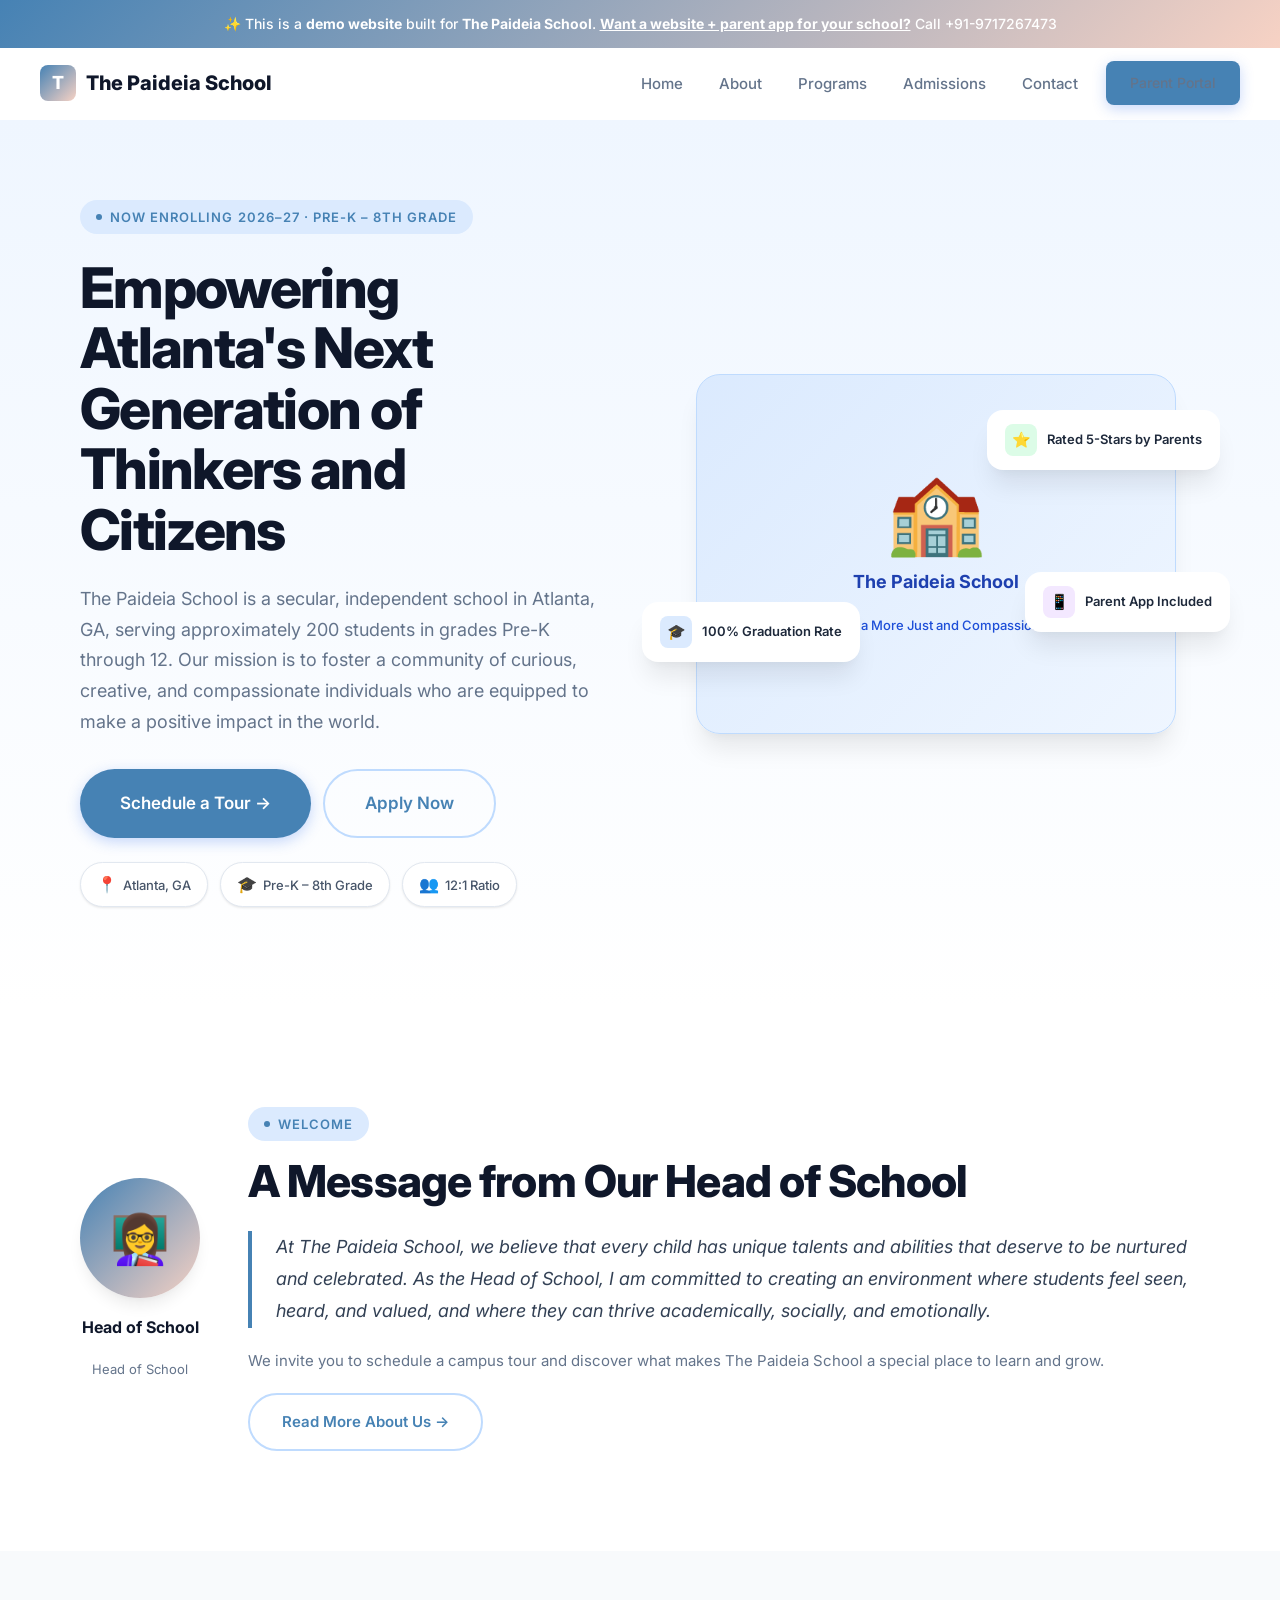
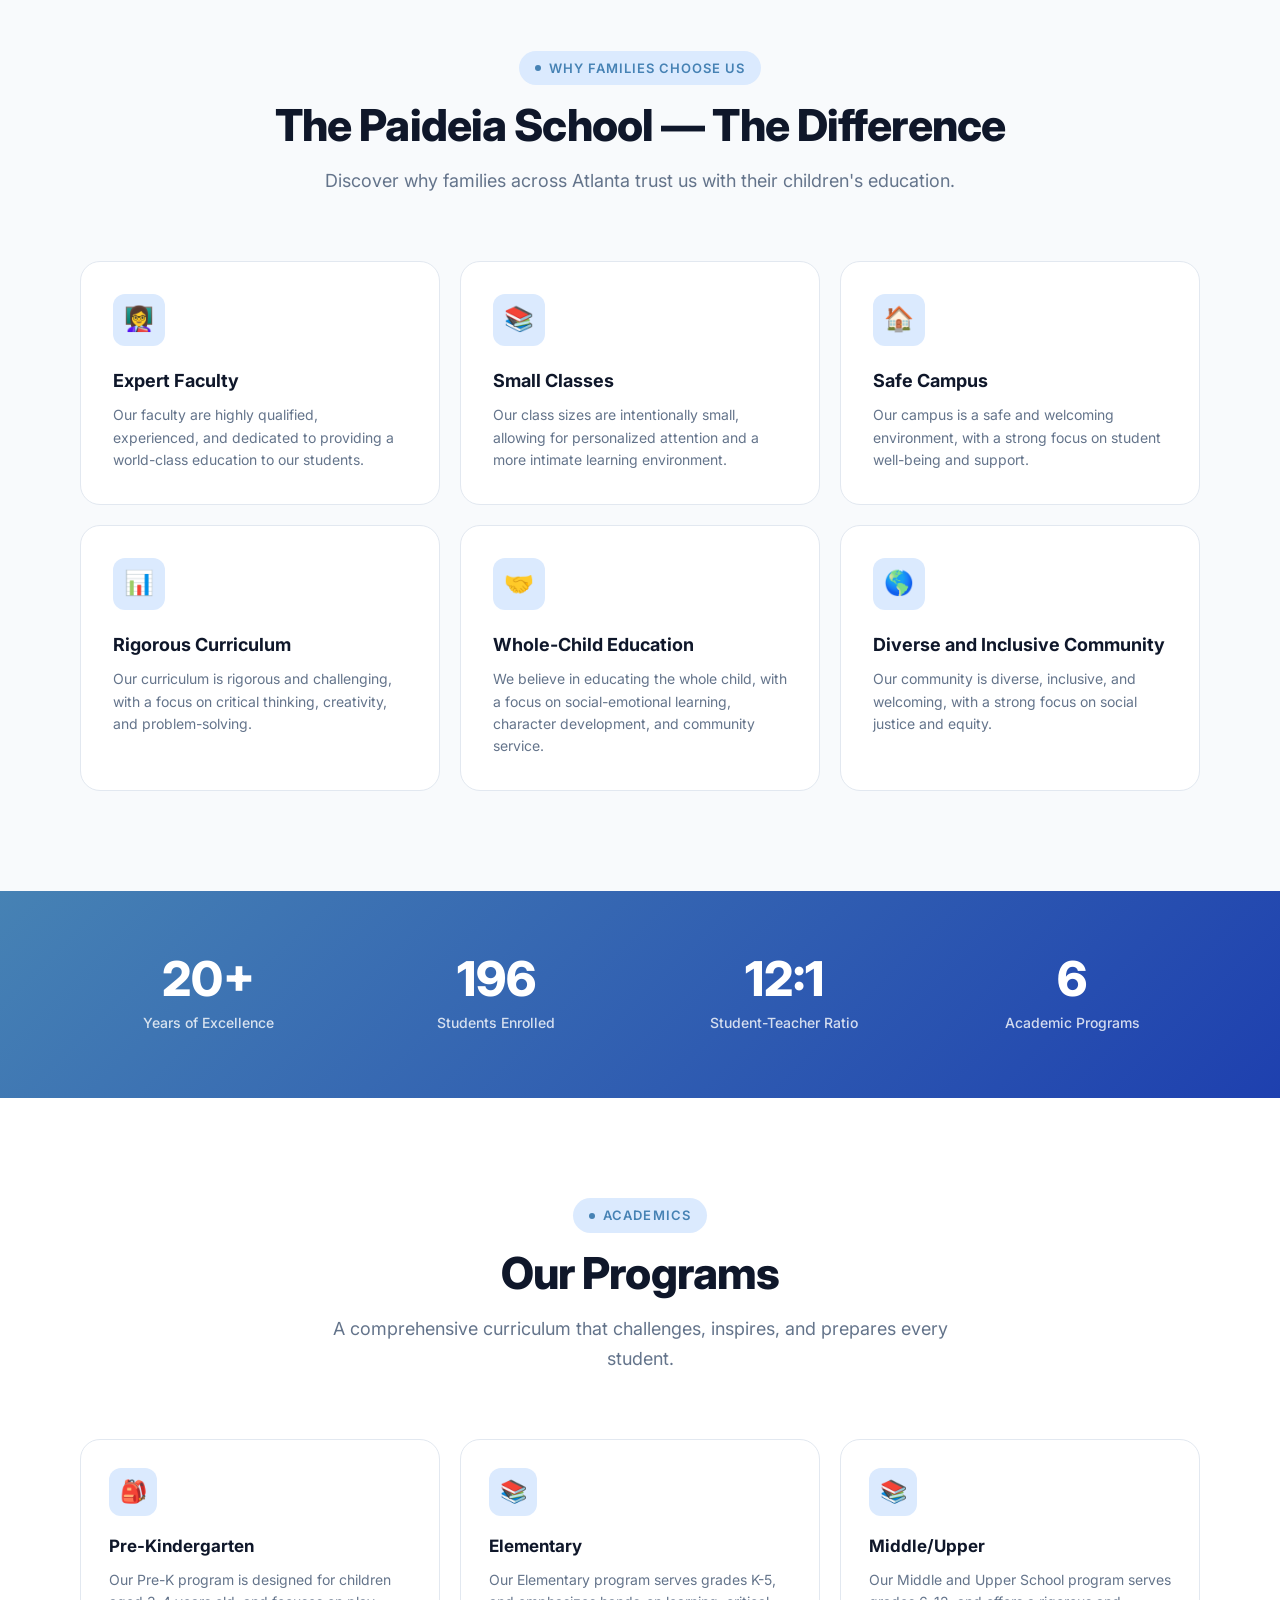
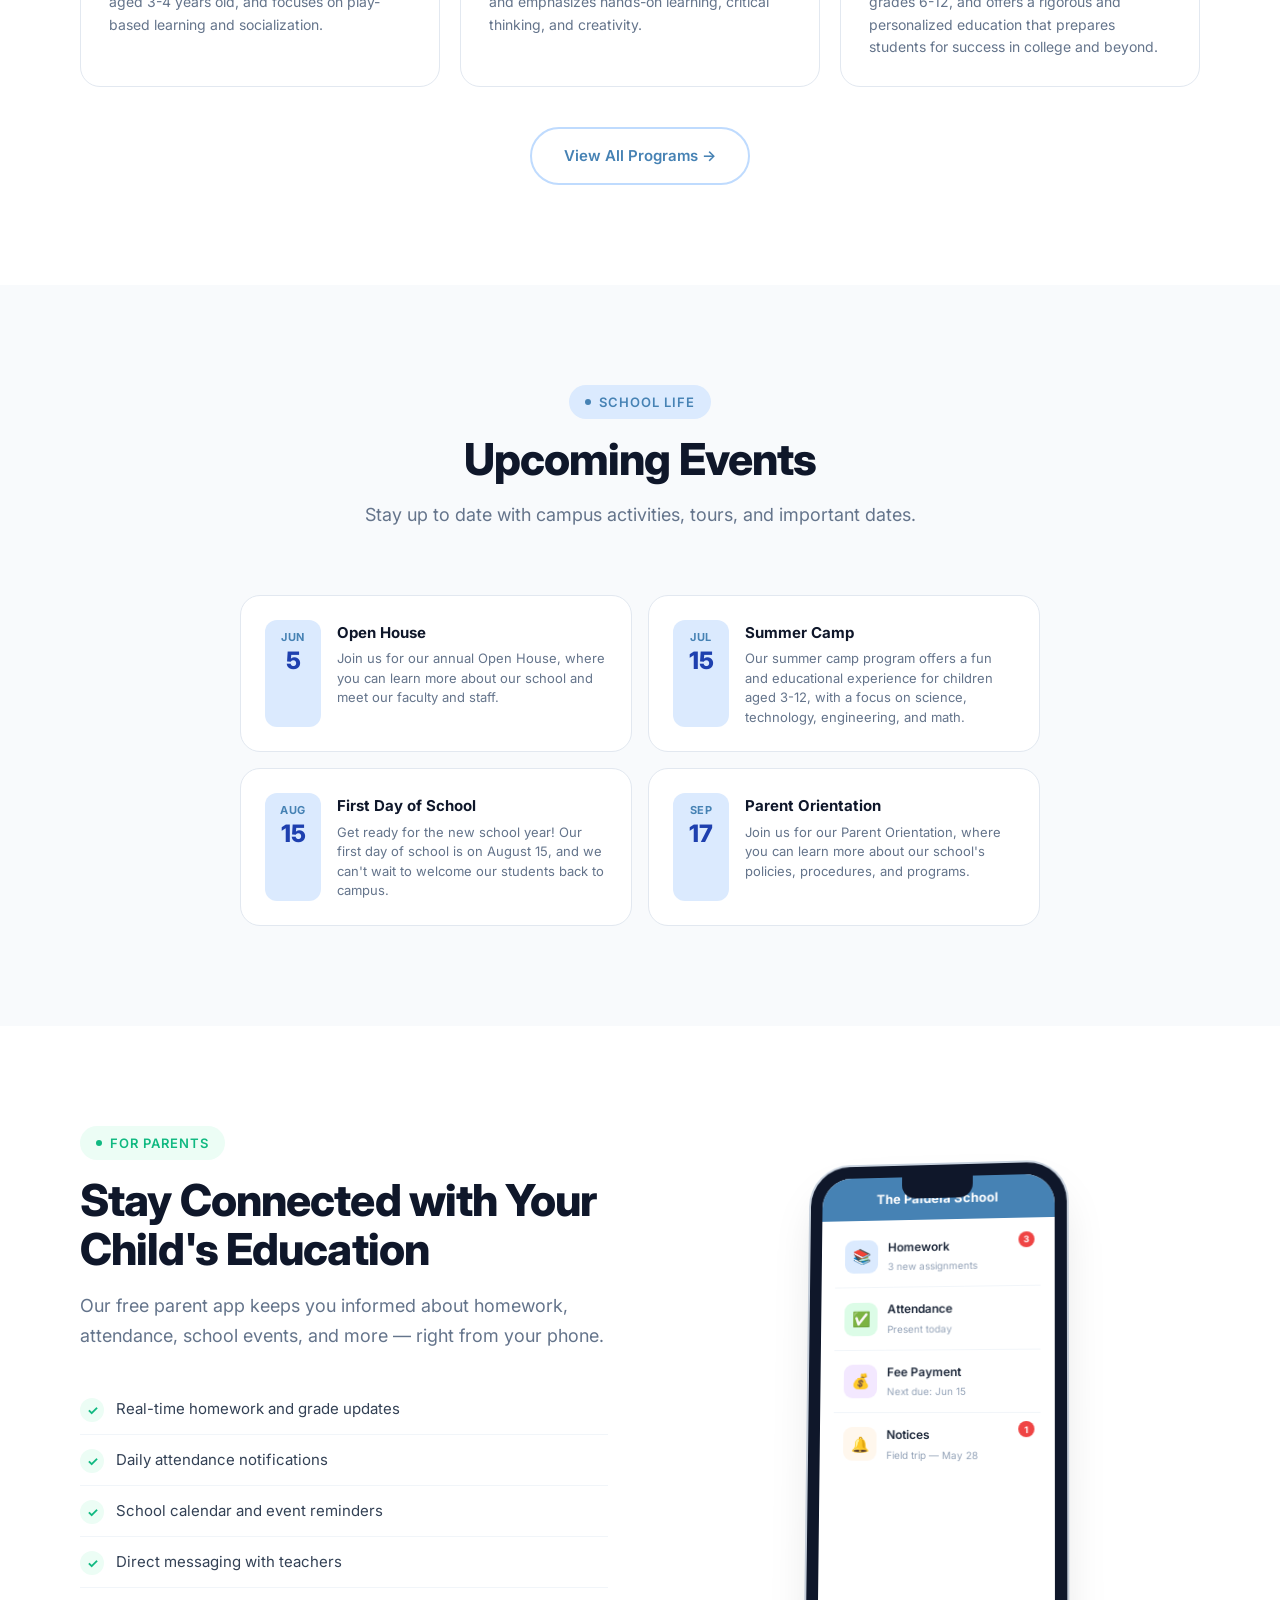
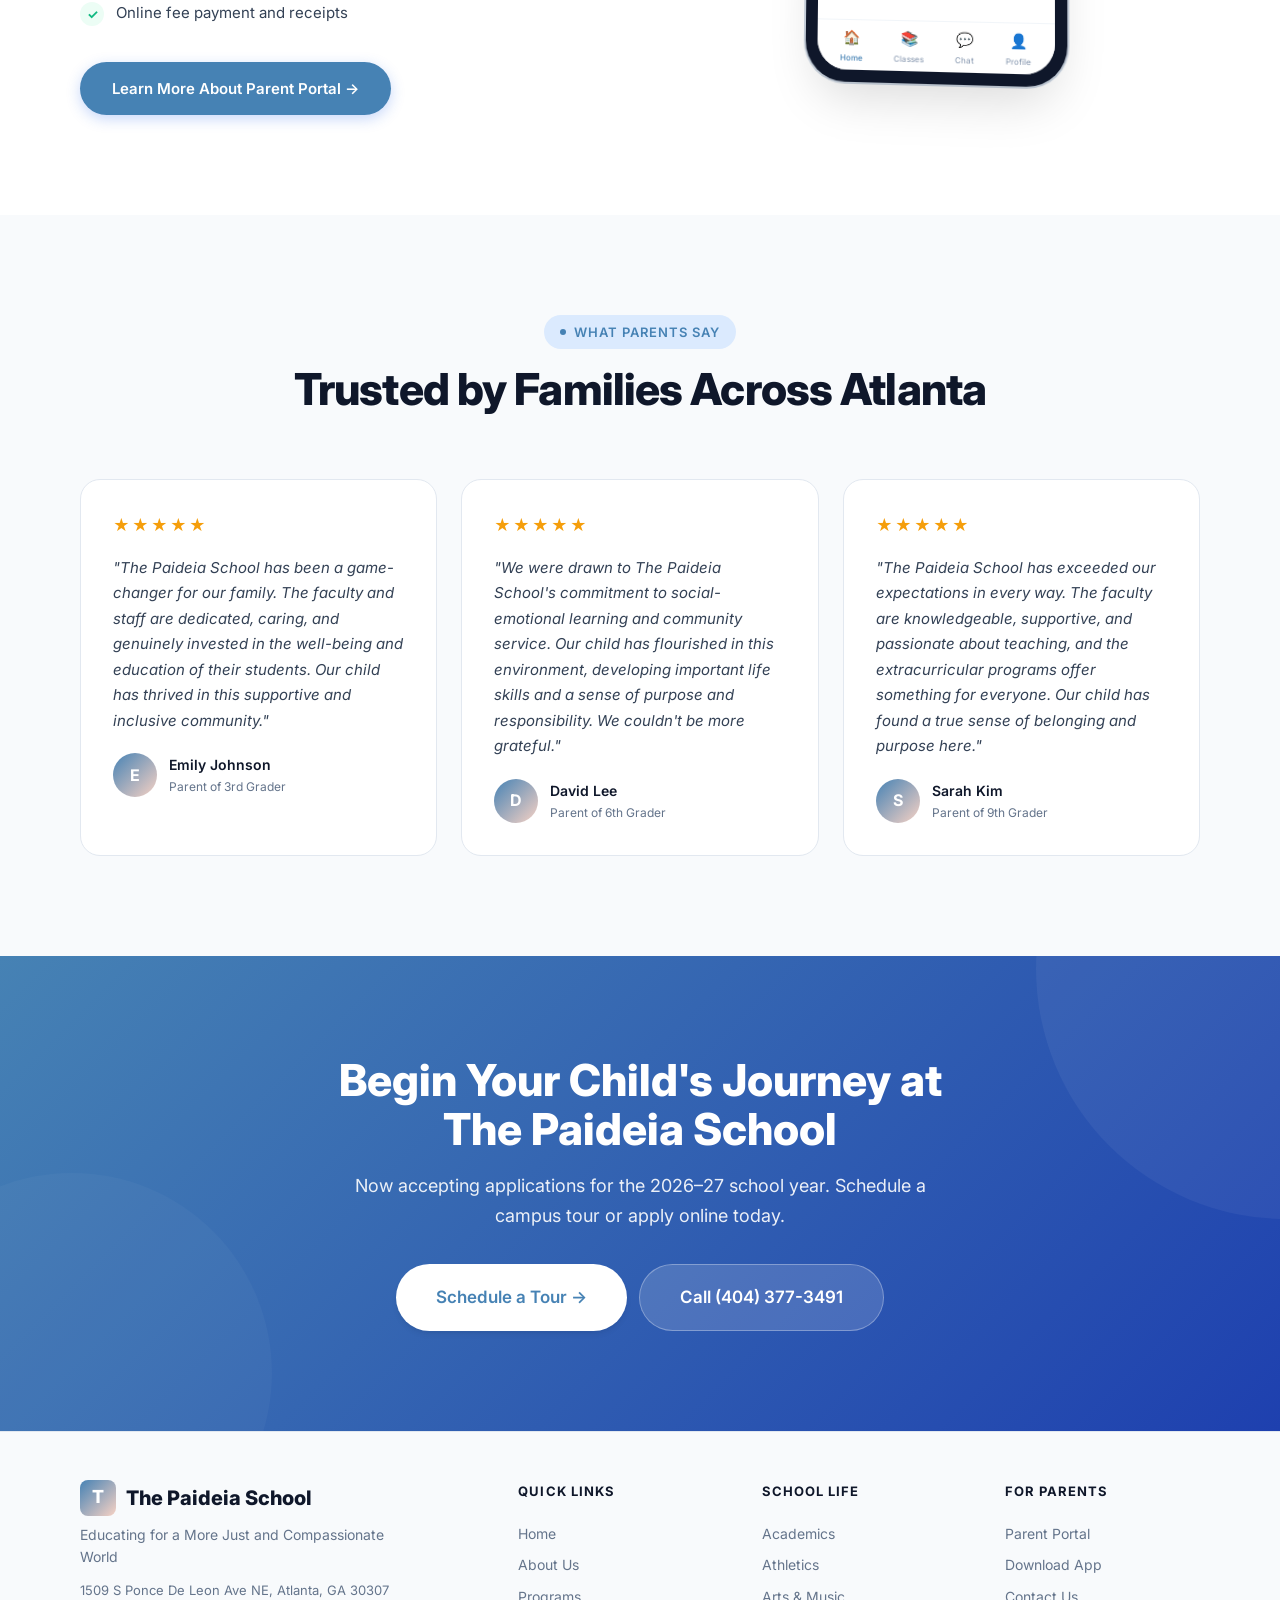
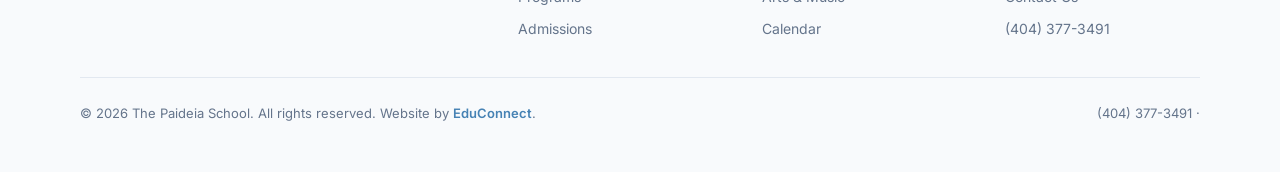
<file: index.html>
<!DOCTYPE html><html lang="en"><head>
  <meta charset="UTF-8"><meta name="viewport" content="width=device-width,initial-scale=1.0">
  <title>Home — The Paideia School</title>
  <meta name="description" content="Home — The Paideia School, a premier school in Atlanta, GA serving Pre-K – 8th Grade.">
  <meta property="og:title" content="Home — The Paideia School"><meta property="og:type" content="website">
  <link rel="preconnect" href="https://fonts.googleapis.com"><link rel="preconnect" href="https://fonts.gstatic.com" crossorigin>
  <link href="https://fonts.googleapis.com/css2?family=Inter:wght@400;500;600;700;800&display=swap" rel="stylesheet">
  <link rel="stylesheet" href="/styles.css"><script src="/main.js" defer></script>
</head><body><div class="demo-banner">
  ✨ This is a <strong>demo website</strong> built for <strong>The Paideia School</strong>.
  <a href="mailto:bhupender@myfirststepschool.com">Want a website + parent app for your school?</a> Call +91-9717267473
</div>
<nav class="navbar">
  <a href="/" class="logo"><span class="logo-icon">T</span>The Paideia School</a>
  <div class="nav-links">
    <a href="/">Home</a>
    <a href="/about.html">About</a>
    <a href="/programs.html">Programs</a>
    <a href="/admissions.html">Admissions</a>
    <a href="/contact.html">Contact</a>
    <a href="/parents.html" class="btn btn-primary" style="padding:10px 24px;font-size:14px">Parent Portal</a>
  </div>
  <button class="hamburger" aria-label="Toggle menu"><span></span><span></span><span></span></button>
</nav><main>
<section class="hero"><div class="container"><div class="hero-inner">
  <div class="hero-content">
    <div class="badge animate-on-scroll mb-6">Now Enrolling 2026–27 · Pre-K – 8th Grade</div>
    <h1 class="heading-xl animate-on-scroll mb-6">Empowering Atlanta's Next Generation of Thinkers and Citizens</h1>
    <p class="text-lg text-muted animate-on-scroll mb-8">The Paideia School is a secular, independent school in Atlanta, GA, serving approximately 200 students in grades Pre-K through 12. Our mission is to foster a community of curious, creative, and compassionate individuals who are equipped to make a positive impact in the world.</p>
    <div class="hero-actions animate-on-scroll">
      <a href="/admissions.html" class="btn btn-primary btn-lg">Schedule a Tour →</a>
      <a href="/admissions.html" class="btn btn-outline btn-lg">Apply Now</a>
    </div>
    <div class="hero-info-cards animate-on-scroll" style="margin-top:24px">
      <div class="info-chip"><span class="ic-icon">📍</span> Atlanta, GA</div>
      <div class="info-chip"><span class="ic-icon">🎓</span> Pre-K – 8th Grade</div>
      <div class="info-chip"><span class="ic-icon">👥</span> 12:1 Ratio</div>
    </div>
  </div>
  <div class="hero-visual animate-on-scroll">
    <div class="school-illustration"><div class="school-illustration-inner">
      <div class="school-building">🏫</div><h3>The Paideia School</h3><p>Educating for a More Just and Compassionate World</p>
    </div></div>
    <div class="float-card card-1"><div class="fc-icon green">⭐</div>Rated 5-Stars by Parents</div>
    <div class="float-card card-2"><div class="fc-icon blue">🎓</div>100% Graduation Rate</div>
    <div class="float-card card-3"><div class="fc-icon purple">📱</div>Parent App Included</div>
  </div>
</div></div></section>

<section class="welcome-section section-padding"><div class="container"><div class="welcome-grid">
  <div class="principal-card animate-on-scroll">
    <div class="principal-avatar">👩‍🏫</div>
    <div class="principal-name">Head of School</div><div class="principal-title">Head of School</div>
  </div>
  <div class="welcome-text animate-on-scroll">
    <div class="badge mb-4">Welcome</div>
    <h2 class="heading-lg mb-6">A Message from Our Head of School</h2>
    <blockquote>At The Paideia School, we believe that every child has unique talents and abilities that deserve to be nurtured and celebrated. As the Head of School, I am committed to creating an environment where students feel seen, heard, and valued, and where they can thrive academically, socially, and emotionally.</blockquote>
    <p>We invite you to schedule a campus tour and discover what makes The Paideia School a special place to learn and grow.</p>
    <a href="/about.html" class="btn btn-outline" style="margin-top:20px">Read More About Us →</a>
  </div>
</div></div></section>

<section class="features-section section-padding"><div class="container">
  <div class="text-center mb-16">
    <div class="badge animate-on-scroll mb-4">Why Families Choose Us</div>
    <h2 class="heading-lg animate-on-scroll mb-4">The Paideia School — The Difference</h2>
    <p class="text-lg text-muted max-w-lg mx-auto animate-on-scroll">Discover why families across Atlanta trust us with their children's education.</p>
  </div>
  <div class="features-grid">
      <div class="feature-card animate-on-scroll stagger-1">
        <div class="feature-icon">👩‍🏫</div><h3>Expert Faculty</h3><p>Our faculty are highly qualified, experienced, and dedicated to providing a world-class education to our students.</p>
      </div>
      <div class="feature-card animate-on-scroll stagger-2">
        <div class="feature-icon">📚</div><h3>Small Classes</h3><p>Our class sizes are intentionally small, allowing for personalized attention and a more intimate learning environment.</p>
      </div>
      <div class="feature-card animate-on-scroll stagger-3">
        <div class="feature-icon">🏠</div><h3>Safe Campus</h3><p>Our campus is a safe and welcoming environment, with a strong focus on student well-being and support.</p>
      </div>
      <div class="feature-card animate-on-scroll stagger-4">
        <div class="feature-icon">📊</div><h3>Rigorous Curriculum</h3><p>Our curriculum is rigorous and challenging, with a focus on critical thinking, creativity, and problem-solving.</p>
      </div>
      <div class="feature-card animate-on-scroll stagger-5">
        <div class="feature-icon">🤝</div><h3>Whole-Child Education</h3><p>We believe in educating the whole child, with a focus on social-emotional learning, character development, and community service.</p>
      </div>
      <div class="feature-card animate-on-scroll stagger-6">
        <div class="feature-icon">🌎</div><h3>Diverse and Inclusive Community</h3><p>Our community is diverse, inclusive, and welcoming, with a strong focus on social justice and equity.</p>
      </div></div>
</div></section>

<section class="stats-section"><div class="container"><div class="stats-grid">
  <div class="animate-on-scroll stagger-1"><div class="stat-value" data-count="20" data-suffix="+">0+</div><div class="stat-label">Years of Excellence</div></div>
  <div class="animate-on-scroll stagger-2"><div class="stat-value" data-count="200">0</div><div class="stat-label">Students Enrolled</div></div>
  <div class="animate-on-scroll stagger-3"><div class="stat-value">12:1</div><div class="stat-label">Student-Teacher Ratio</div></div>
  <div class="animate-on-scroll stagger-4"><div class="stat-value" data-count="6">0</div><div class="stat-label">Academic Programs</div></div>
</div></div></section>

<section class="programs-section section-padding"><div class="container">
  <div class="text-center mb-16">
    <div class="badge animate-on-scroll mb-4">Academics</div>
    <h2 class="heading-lg animate-on-scroll mb-4">Our Programs</h2>
    <p class="text-lg text-muted max-w-lg mx-auto animate-on-scroll">A comprehensive curriculum that challenges, inspires, and prepares every student.</p>
  </div>
  <div class="programs-grid">
      <div class="program-card animate-on-scroll stagger-1">
        <div class="program-icon">🎒</div><h3>Pre-Kindergarten</h3><p>Our Pre-K program is designed for children aged 3-4 years old, and focuses on play-based learning and socialization.</p>
      </div>
      <div class="program-card animate-on-scroll stagger-2">
        <div class="program-icon">📚</div><h3>Elementary</h3><p>Our Elementary program serves grades K-5, and emphasizes hands-on learning, critical thinking, and creativity.</p>
      </div>
      <div class="program-card animate-on-scroll stagger-3">
        <div class="program-icon">📚</div><h3>Middle/Upper</h3><p>Our Middle and Upper School program serves grades 6-12, and offers a rigorous and personalized education that prepares students for success in college and beyond.</p>
      </div></div>
  <div class="text-center animate-on-scroll" style="margin-top:40px"><a href="/programs.html" class="btn btn-outline">View All Programs →</a></div>
</div></section>

<section class="events-section section-padding"><div class="container">
  <div class="text-center mb-16">
    <div class="badge animate-on-scroll mb-4">School Life</div>
    <h2 class="heading-lg animate-on-scroll mb-4">Upcoming Events</h2>
    <p class="text-lg text-muted max-w-lg mx-auto animate-on-scroll">Stay up to date with campus activities, tours, and important dates.</p>
  </div>
  <div class="events-grid"><div class="event-card animate-on-scroll stagger-1">
        <div class="event-date"><div class="month">Jun</div><div class="day">5</div></div>
        <div class="event-info"><h4>Open House</h4><p>Join us for our annual Open House, where you can learn more about our school and meet our faculty and staff.</p></div>
      </div><div class="event-card animate-on-scroll stagger-2">
        <div class="event-date"><div class="month">Jul</div><div class="day">15</div></div>
        <div class="event-info"><h4>Summer Camp</h4><p>Our summer camp program offers a fun and educational experience for children aged 3-12, with a focus on science, technology, engineering, and math.</p></div>
      </div><div class="event-card animate-on-scroll stagger-3">
        <div class="event-date"><div class="month">Aug</div><div class="day">15</div></div>
        <div class="event-info"><h4>First Day of School</h4><p>Get ready for the new school year! Our first day of school is on August 15, and we can't wait to welcome our students back to campus.</p></div>
      </div><div class="event-card animate-on-scroll stagger-4">
        <div class="event-date"><div class="month">Sep</div><div class="day">17</div></div>
        <div class="event-info"><h4>Parent Orientation</h4><p>Join us for our Parent Orientation, where you can learn more about our school's policies, procedures, and programs.</p></div>
      </div></div>
</div></section>

<section class="portal-section section-padding"><div class="container"><div class="portal-grid">
  <div>
    <div class="badge accent animate-on-scroll mb-4">For Parents</div>
    <h2 class="heading-lg animate-on-scroll mb-4">Stay Connected with Your Child's Education</h2>
    <p class="text-lg text-muted animate-on-scroll mb-8">Our free parent app keeps you informed about homework, attendance, school events, and more — right from your phone.</p>
    <ul class="portal-features animate-on-scroll">
      <li><span class="pf-icon">✓</span>Real-time homework and grade updates</li>
      <li><span class="pf-icon">✓</span>Daily attendance notifications</li>
      <li><span class="pf-icon">✓</span>School calendar and event reminders</li>
      <li><span class="pf-icon">✓</span>Direct messaging with teachers</li>
      <li><span class="pf-icon">✓</span>Online fee payment and receipts</li>
    </ul>
    <a href="/parents.html" class="btn btn-primary animate-on-scroll" style="margin-top:24px">Learn More About Parent Portal →</a>
  </div>
  <div class="animate-on-scroll" style="display:flex;justify-content:center">
    <div class="phone-mockup"><div class="phone-screen">
      <div class="phone-status-bar">The Paideia School</div>
      <div class="phone-screen-content">
        <div class="phone-nav-item"><div class="phone-nav-icon blue">📚</div><div><div class="phone-nav-label">Homework</div><div class="phone-nav-sub">3 new assignments</div></div><div class="phone-badge">3</div></div>
        <div class="phone-nav-item"><div class="phone-nav-icon green">✅</div><div><div class="phone-nav-label">Attendance</div><div class="phone-nav-sub">Present today</div></div></div>
        <div class="phone-nav-item"><div class="phone-nav-icon purple">💰</div><div><div class="phone-nav-label">Fee Payment</div><div class="phone-nav-sub">Next due: Jun 15</div></div></div>
        <div class="phone-nav-item"><div class="phone-nav-icon orange">🔔</div><div><div class="phone-nav-label">Notices</div><div class="phone-nav-sub">Field trip — May 28</div></div><div class="phone-badge">1</div></div>
      </div>
      <div class="phone-bottom-bar">
        <div class="phone-tab active"><div style="font-size:14px">🏠</div>Home</div>
        <div class="phone-tab"><div style="font-size:14px">📚</div>Classes</div>
        <div class="phone-tab"><div style="font-size:14px">💬</div>Chat</div>
        <div class="phone-tab"><div style="font-size:14px">👤</div>Profile</div>
      </div>
    </div></div>
  </div>
</div></div></section>

<section class="testimonials-section section-padding"><div class="container">
  <div class="text-center mb-16">
    <div class="badge animate-on-scroll mb-4">What Parents Say</div>
    <h2 class="heading-lg animate-on-scroll mb-4">Trusted by Families Across Atlanta</h2>
  </div>
  <div class="testimonials-grid">
      <div class="testimonial-card animate-on-scroll stagger-1">
        <div class="stars"><span class="star">★</span><span class="star">★</span><span class="star">★</span><span class="star">★</span><span class="star">★</span></div>
        <p class="testimonial-text">"The Paideia School has been a game-changer for our family. The faculty and staff are dedicated, caring, and genuinely invested in the well-being and education of their students. Our child has thrived in this supportive and inclusive community."</p>
        <div class="testimonial-author"><div class="author-avatar">E</div>
        <div class="author-info"><div class="author-name">Emily Johnson</div><div class="author-role">Parent of 3rd Grader</div></div></div>
      </div>
      <div class="testimonial-card animate-on-scroll stagger-2">
        <div class="stars"><span class="star">★</span><span class="star">★</span><span class="star">★</span><span class="star">★</span><span class="star">★</span></div>
        <p class="testimonial-text">"We were drawn to The Paideia School's commitment to social-emotional learning and community service. Our child has flourished in this environment, developing important life skills and a sense of purpose and responsibility. We couldn't be more grateful."</p>
        <div class="testimonial-author"><div class="author-avatar">D</div>
        <div class="author-info"><div class="author-name">David Lee</div><div class="author-role">Parent of 6th Grader</div></div></div>
      </div>
      <div class="testimonial-card animate-on-scroll stagger-3">
        <div class="stars"><span class="star">★</span><span class="star">★</span><span class="star">★</span><span class="star">★</span><span class="star">★</span></div>
        <p class="testimonial-text">"The Paideia School has exceeded our expectations in every way. The faculty are knowledgeable, supportive, and passionate about teaching, and the extracurricular programs offer something for everyone. Our child has found a true sense of belonging and purpose here."</p>
        <div class="testimonial-author"><div class="author-avatar">S</div>
        <div class="author-info"><div class="author-name">Sarah Kim</div><div class="author-role">Parent of 9th Grader</div></div></div>
      </div></div>
</div></section>

<section class="cta-section"><div class="container"><div class="cta-content animate-on-scroll">
  <h2>Begin Your Child's Journey at The Paideia School</h2>
  <p>Now accepting applications for the 2026–27 school year. Schedule a campus tour or apply online today.</p>
  <div class="cta-actions">
    <a href="/admissions.html" class="btn btn-white btn-lg">Schedule a Tour →</a>
    <a href="tel:(404) 377-3491" class="btn btn-lg" style="background:rgba(255,255,255,.15);color:white;border:1px solid rgba(255,255,255,.3)">Call (404) 377-3491</a>
  </div>
</div></div></section>
</main><footer class="footer">
  <div class="container">
    <div class="footer-grid">
      <div class="footer-brand">
        <div class="logo" style="margin-bottom:8px"><span class="logo-icon">T</span>The Paideia School</div>
        <p>Educating for a More Just and Compassionate World</p>
        <p style="margin-top:12px;font-size:13px">1509 S Ponce De Leon Ave NE, Atlanta, GA 30307</p>
      </div>
      <div class="footer-col"><h4>Quick Links</h4><a href="/">Home</a><a href="/about.html">About Us</a><a href="/programs.html">Programs</a><a href="/admissions.html">Admissions</a></div>
      <div class="footer-col"><h4>School Life</h4><a href="/programs.html">Academics</a><a href="/programs.html">Athletics</a><a href="/programs.html">Arts &amp; Music</a><a href="/contact.html">Calendar</a></div>
      <div class="footer-col"><h4>For Parents</h4><a href="/parents.html">Parent Portal</a><a href="/parents.html">Download App</a><a href="/contact.html">Contact Us</a><a href="tel:(404) 377-3491">(404) 377-3491</a></div>
    </div>
    <div class="footer-bottom">
      <p>&copy; 2026 The Paideia School. All rights reserved. Website by <a href="mailto:bhupender@myfirststepschool.com">EduConnect</a>.</p>
      <p>(404) 377-3491 &middot; <a href="mailto:"></a></p>
    </div>
  </div>
</footer></body></html>
</file>
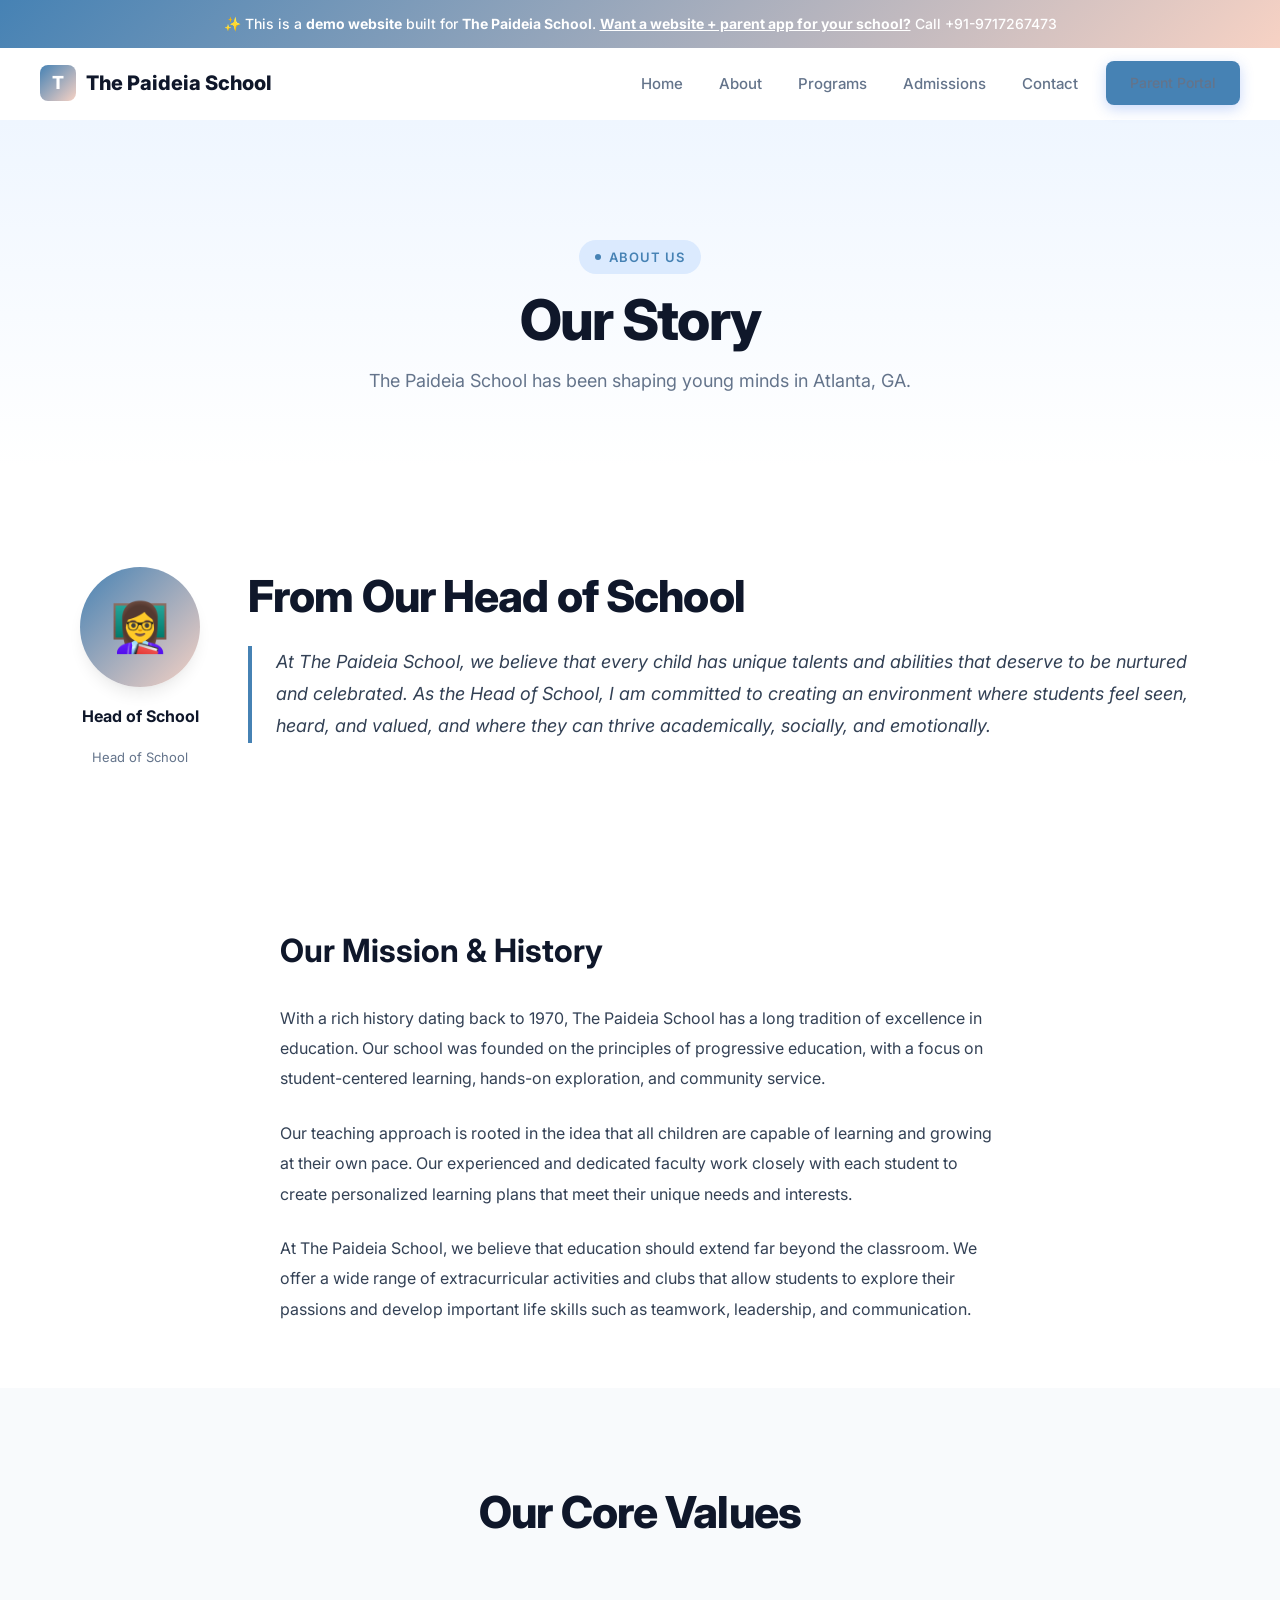
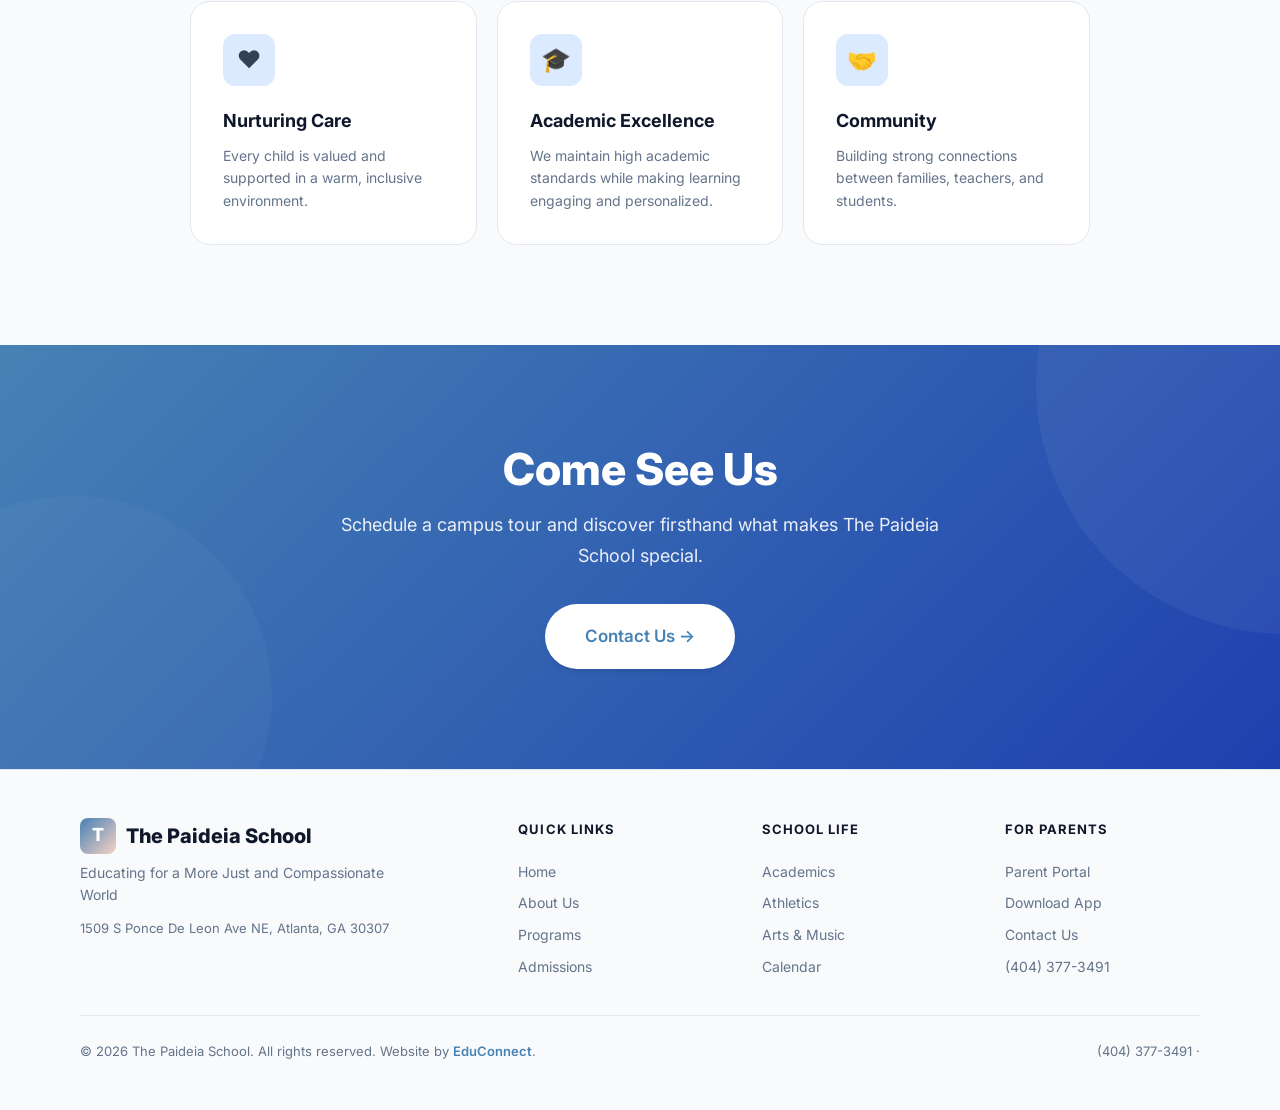
<file: about.html>
<!DOCTYPE html><html lang="en"><head>
  <meta charset="UTF-8"><meta name="viewport" content="width=device-width,initial-scale=1.0">
  <title>About Us — The Paideia School</title>
  <meta name="description" content="About Us — The Paideia School, a premier school in Atlanta, GA serving Pre-K – 8th Grade.">
  <meta property="og:title" content="About Us — The Paideia School"><meta property="og:type" content="website">
  <link rel="preconnect" href="https://fonts.googleapis.com"><link rel="preconnect" href="https://fonts.gstatic.com" crossorigin>
  <link href="https://fonts.googleapis.com/css2?family=Inter:wght@400;500;600;700;800&display=swap" rel="stylesheet">
  <link rel="stylesheet" href="/styles.css"><script src="/main.js" defer></script>
</head><body><div class="demo-banner">
  ✨ This is a <strong>demo website</strong> built for <strong>The Paideia School</strong>.
  <a href="mailto:bhupender@myfirststepschool.com">Want a website + parent app for your school?</a> Call +91-9717267473
</div>
<nav class="navbar">
  <a href="/" class="logo"><span class="logo-icon">T</span>The Paideia School</a>
  <div class="nav-links">
    <a href="/">Home</a>
    <a href="/about.html">About</a>
    <a href="/programs.html">Programs</a>
    <a href="/admissions.html">Admissions</a>
    <a href="/contact.html">Contact</a>
    <a href="/parents.html" class="btn btn-primary" style="padding:10px 24px;font-size:14px">Parent Portal</a>
  </div>
  <button class="hamburger" aria-label="Toggle menu"><span></span><span></span><span></span></button>
</nav><main>
<section class="page-hero"><div class="container">
  <div class="badge animate-on-scroll mb-4">About Us</div>
  <h1 class="heading-xl animate-on-scroll mb-4">Our Story</h1>
  <p class="text-lg text-muted max-w-lg mx-auto animate-on-scroll">The Paideia School has been shaping young minds in Atlanta, GA.</p>
</div></section>
<section class="welcome-section section-padding"><div class="container"><div class="welcome-grid">
  <div class="principal-card animate-on-scroll">
    <div class="principal-avatar">👩‍🏫</div>
    <div class="principal-name">Head of School</div><div class="principal-title">Head of School</div>
  </div>
  <div class="welcome-text animate-on-scroll">
    <h2 class="heading-lg mb-6">From Our Head of School</h2>
    <blockquote>At The Paideia School, we believe that every child has unique talents and abilities that deserve to be nurtured and celebrated. As the Head of School, I am committed to creating an environment where students feel seen, heard, and valued, and where they can thrive academically, socially, and emotionally.</blockquote>
  </div>
</div></div></section>
<section class="content-section"><div class="container">
  <h2 class="heading-md animate-on-scroll mb-8">Our Mission &amp; History</h2>
  <p class="animate-on-scroll">With a rich history dating back to 1970, The Paideia School has a long tradition of excellence in education. Our school was founded on the principles of progressive education, with a focus on student-centered learning, hands-on exploration, and community service.</p>
<p class="animate-on-scroll">Our teaching approach is rooted in the idea that all children are capable of learning and growing at their own pace. Our experienced and dedicated faculty work closely with each student to create personalized learning plans that meet their unique needs and interests.</p>
<p class="animate-on-scroll">At The Paideia School, we believe that education should extend far beyond the classroom. We offer a wide range of extracurricular activities and clubs that allow students to explore their passions and develop important life skills such as teamwork, leadership, and communication.</p>
</div></section>
<section class="features-section section-padding"><div class="container">
  <div class="text-center mb-16"><h2 class="heading-lg animate-on-scroll mb-4">Our Core Values</h2></div>
  <div class="features-grid" style="max-width:900px;margin:0 auto">
    <div class="feature-card animate-on-scroll stagger-1"><div class="feature-icon">❤️</div><h3>Nurturing Care</h3><p>Every child is valued and supported in a warm, inclusive environment.</p></div>
    <div class="feature-card animate-on-scroll stagger-2"><div class="feature-icon">🎓</div><h3>Academic Excellence</h3><p>We maintain high academic standards while making learning engaging and personalized.</p></div>
    <div class="feature-card animate-on-scroll stagger-3"><div class="feature-icon">🤝</div><h3>Community</h3><p>Building strong connections between families, teachers, and students.</p></div>
  </div>
</div></section>
<section class="cta-section"><div class="container"><div class="cta-content animate-on-scroll">
  <h2>Come See Us</h2>
  <p>Schedule a campus tour and discover firsthand what makes The Paideia School special.</p>
  <div class="cta-actions"><a href="/contact.html" class="btn btn-white btn-lg">Contact Us →</a></div>
</div></div></section>
</main><footer class="footer">
  <div class="container">
    <div class="footer-grid">
      <div class="footer-brand">
        <div class="logo" style="margin-bottom:8px"><span class="logo-icon">T</span>The Paideia School</div>
        <p>Educating for a More Just and Compassionate World</p>
        <p style="margin-top:12px;font-size:13px">1509 S Ponce De Leon Ave NE, Atlanta, GA 30307</p>
      </div>
      <div class="footer-col"><h4>Quick Links</h4><a href="/">Home</a><a href="/about.html">About Us</a><a href="/programs.html">Programs</a><a href="/admissions.html">Admissions</a></div>
      <div class="footer-col"><h4>School Life</h4><a href="/programs.html">Academics</a><a href="/programs.html">Athletics</a><a href="/programs.html">Arts &amp; Music</a><a href="/contact.html">Calendar</a></div>
      <div class="footer-col"><h4>For Parents</h4><a href="/parents.html">Parent Portal</a><a href="/parents.html">Download App</a><a href="/contact.html">Contact Us</a><a href="tel:(404) 377-3491">(404) 377-3491</a></div>
    </div>
    <div class="footer-bottom">
      <p>&copy; 2026 The Paideia School. All rights reserved. Website by <a href="mailto:bhupender@myfirststepschool.com">EduConnect</a>.</p>
      <p>(404) 377-3491 &middot; <a href="mailto:"></a></p>
    </div>
  </div>
</footer></body></html>
</file>
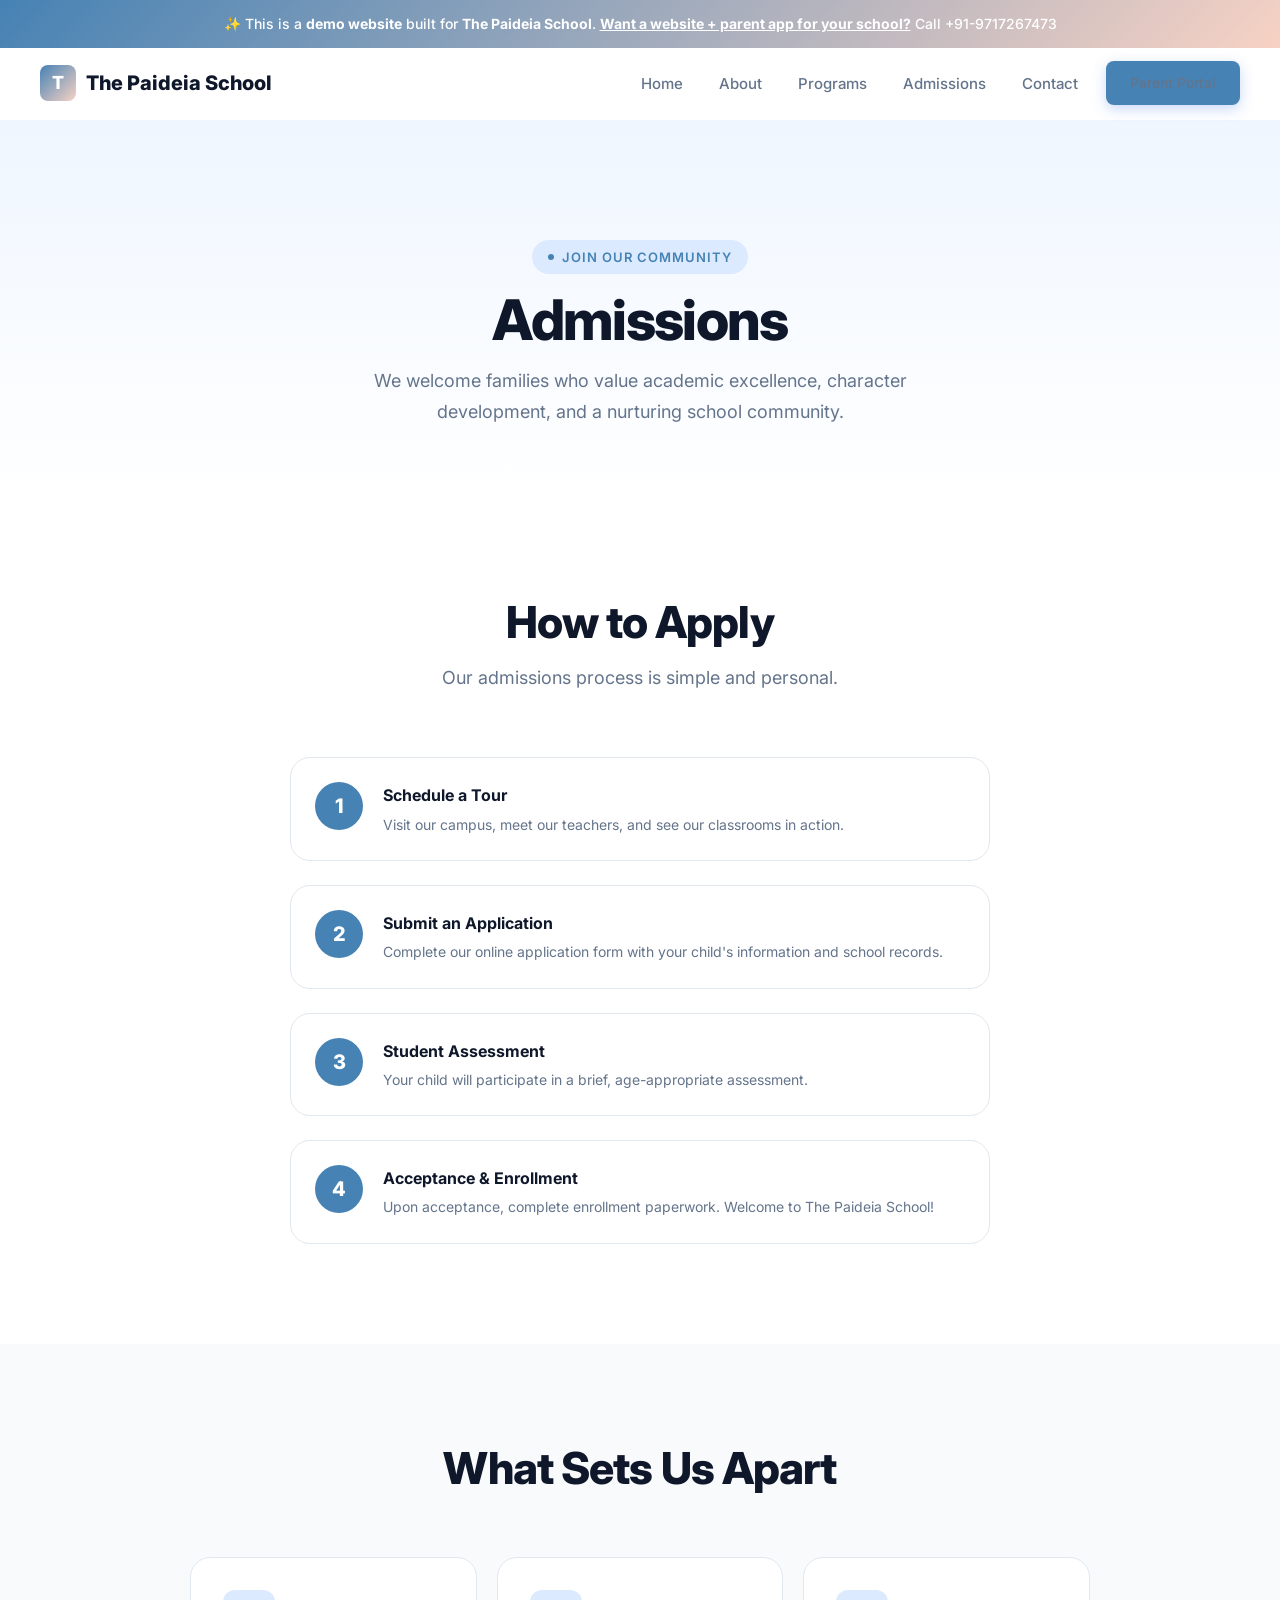
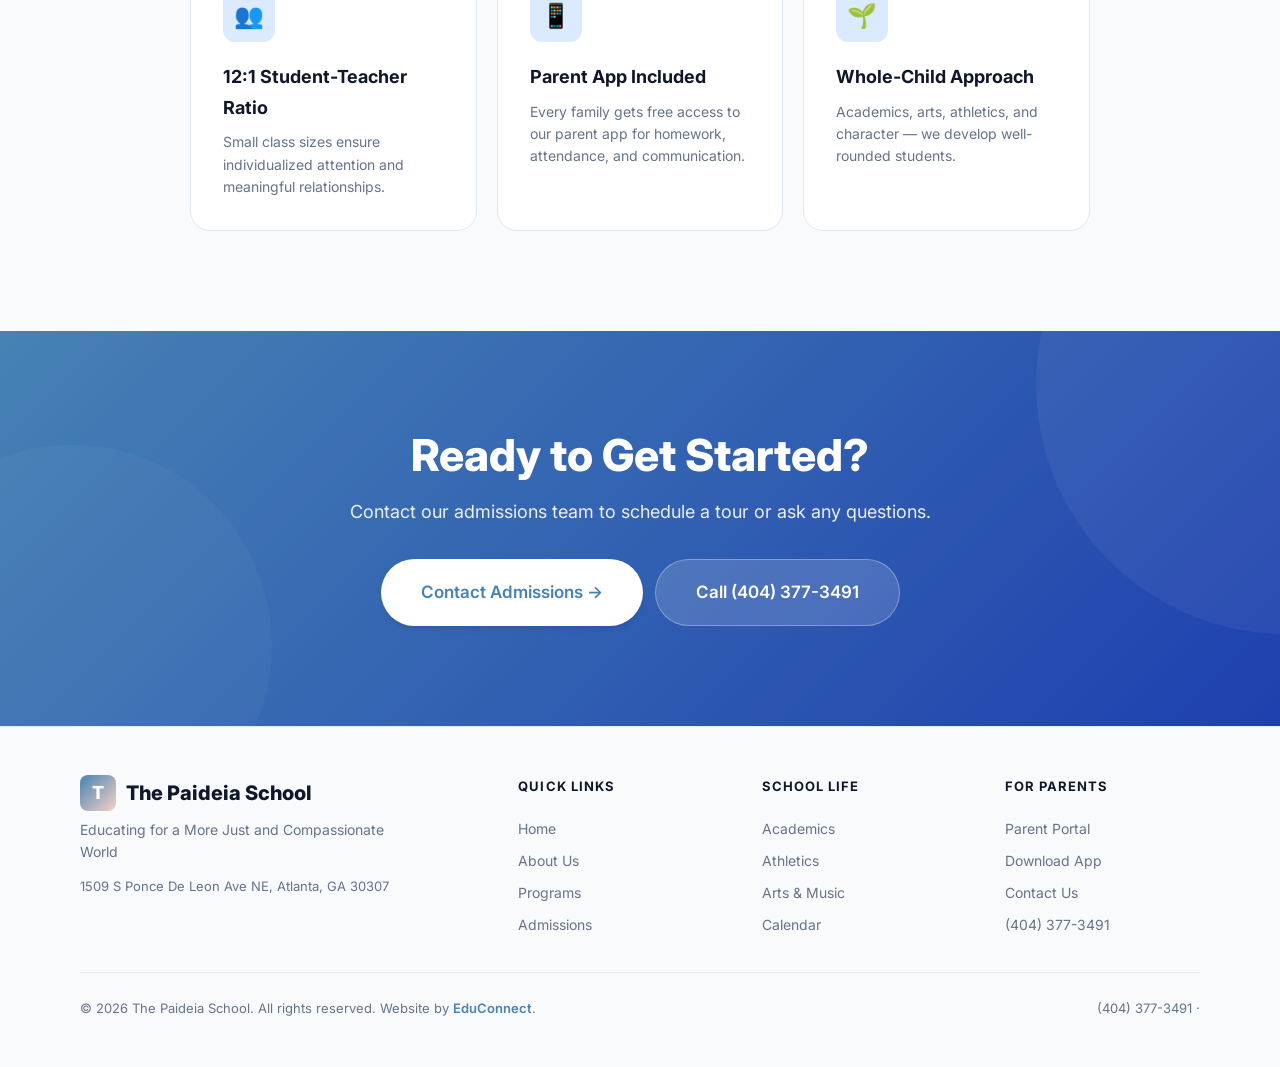
<file: admissions.html>
<!DOCTYPE html><html lang="en"><head>
  <meta charset="UTF-8"><meta name="viewport" content="width=device-width,initial-scale=1.0">
  <title>Admissions — The Paideia School</title>
  <meta name="description" content="Admissions — The Paideia School, a premier school in Atlanta, GA serving Pre-K – 8th Grade.">
  <meta property="og:title" content="Admissions — The Paideia School"><meta property="og:type" content="website">
  <link rel="preconnect" href="https://fonts.googleapis.com"><link rel="preconnect" href="https://fonts.gstatic.com" crossorigin>
  <link href="https://fonts.googleapis.com/css2?family=Inter:wght@400;500;600;700;800&display=swap" rel="stylesheet">
  <link rel="stylesheet" href="/styles.css"><script src="/main.js" defer></script>
</head><body><div class="demo-banner">
  ✨ This is a <strong>demo website</strong> built for <strong>The Paideia School</strong>.
  <a href="mailto:bhupender@myfirststepschool.com">Want a website + parent app for your school?</a> Call +91-9717267473
</div>
<nav class="navbar">
  <a href="/" class="logo"><span class="logo-icon">T</span>The Paideia School</a>
  <div class="nav-links">
    <a href="/">Home</a>
    <a href="/about.html">About</a>
    <a href="/programs.html">Programs</a>
    <a href="/admissions.html">Admissions</a>
    <a href="/contact.html">Contact</a>
    <a href="/parents.html" class="btn btn-primary" style="padding:10px 24px;font-size:14px">Parent Portal</a>
  </div>
  <button class="hamburger" aria-label="Toggle menu"><span></span><span></span><span></span></button>
</nav><main>
<section class="page-hero"><div class="container">
  <div class="badge animate-on-scroll mb-4">Join Our Community</div>
  <h1 class="heading-xl animate-on-scroll mb-4">Admissions</h1>
  <p class="text-lg text-muted max-w-lg mx-auto animate-on-scroll">We welcome families who value academic excellence, character development, and a nurturing school community.</p>
</div></section>
<section class="section-padding"><div class="container">
  <div class="text-center mb-16">
    <h2 class="heading-lg animate-on-scroll mb-4">How to Apply</h2>
    <p class="text-lg text-muted max-w-lg mx-auto animate-on-scroll">Our admissions process is simple and personal.</p>
  </div>
  <div class="admissions-steps">
    <div class="adm-step animate-on-scroll stagger-1"><div class="adm-step-num">1</div><div><h4>Schedule a Tour</h4><p>Visit our campus, meet our teachers, and see our classrooms in action.</p></div></div>
    <div class="adm-step animate-on-scroll stagger-2"><div class="adm-step-num">2</div><div><h4>Submit an Application</h4><p>Complete our online application form with your child's information and school records.</p></div></div>
    <div class="adm-step animate-on-scroll stagger-3"><div class="adm-step-num">3</div><div><h4>Student Assessment</h4><p>Your child will participate in a brief, age-appropriate assessment.</p></div></div>
    <div class="adm-step animate-on-scroll stagger-4"><div class="adm-step-num">4</div><div><h4>Acceptance &amp; Enrollment</h4><p>Upon acceptance, complete enrollment paperwork. Welcome to The Paideia School!</p></div></div>
  </div>
</div></section>
<section class="features-section section-padding"><div class="container">
  <div class="text-center mb-16"><h2 class="heading-lg animate-on-scroll mb-4">What Sets Us Apart</h2></div>
  <div class="features-grid" style="max-width:900px;margin:0 auto">
    <div class="feature-card animate-on-scroll stagger-1"><div class="feature-icon">👥</div><h3>12:1 Student-Teacher Ratio</h3><p>Small class sizes ensure individualized attention and meaningful relationships.</p></div>
    <div class="feature-card animate-on-scroll stagger-2"><div class="feature-icon">📱</div><h3>Parent App Included</h3><p>Every family gets free access to our parent app for homework, attendance, and communication.</p></div>
    <div class="feature-card animate-on-scroll stagger-3"><div class="feature-icon">🌱</div><h3>Whole-Child Approach</h3><p>Academics, arts, athletics, and character — we develop well-rounded students.</p></div>
  </div>
</div></section>
<section class="cta-section"><div class="container"><div class="cta-content animate-on-scroll">
  <h2>Ready to Get Started?</h2>
  <p>Contact our admissions team to schedule a tour or ask any questions.</p>
  <div class="cta-actions">
    <a href="/contact.html" class="btn btn-white btn-lg">Contact Admissions →</a>
    <a href="tel:(404) 377-3491" class="btn btn-lg" style="background:rgba(255,255,255,.15);color:white;border:1px solid rgba(255,255,255,.3)">Call (404) 377-3491</a>
  </div>
</div></div></section>
</main><footer class="footer">
  <div class="container">
    <div class="footer-grid">
      <div class="footer-brand">
        <div class="logo" style="margin-bottom:8px"><span class="logo-icon">T</span>The Paideia School</div>
        <p>Educating for a More Just and Compassionate World</p>
        <p style="margin-top:12px;font-size:13px">1509 S Ponce De Leon Ave NE, Atlanta, GA 30307</p>
      </div>
      <div class="footer-col"><h4>Quick Links</h4><a href="/">Home</a><a href="/about.html">About Us</a><a href="/programs.html">Programs</a><a href="/admissions.html">Admissions</a></div>
      <div class="footer-col"><h4>School Life</h4><a href="/programs.html">Academics</a><a href="/programs.html">Athletics</a><a href="/programs.html">Arts &amp; Music</a><a href="/contact.html">Calendar</a></div>
      <div class="footer-col"><h4>For Parents</h4><a href="/parents.html">Parent Portal</a><a href="/parents.html">Download App</a><a href="/contact.html">Contact Us</a><a href="tel:(404) 377-3491">(404) 377-3491</a></div>
    </div>
    <div class="footer-bottom">
      <p>&copy; 2026 The Paideia School. All rights reserved. Website by <a href="mailto:bhupender@myfirststepschool.com">EduConnect</a>.</p>
      <p>(404) 377-3491 &middot; <a href="mailto:"></a></p>
    </div>
  </div>
</footer></body></html>
</file>
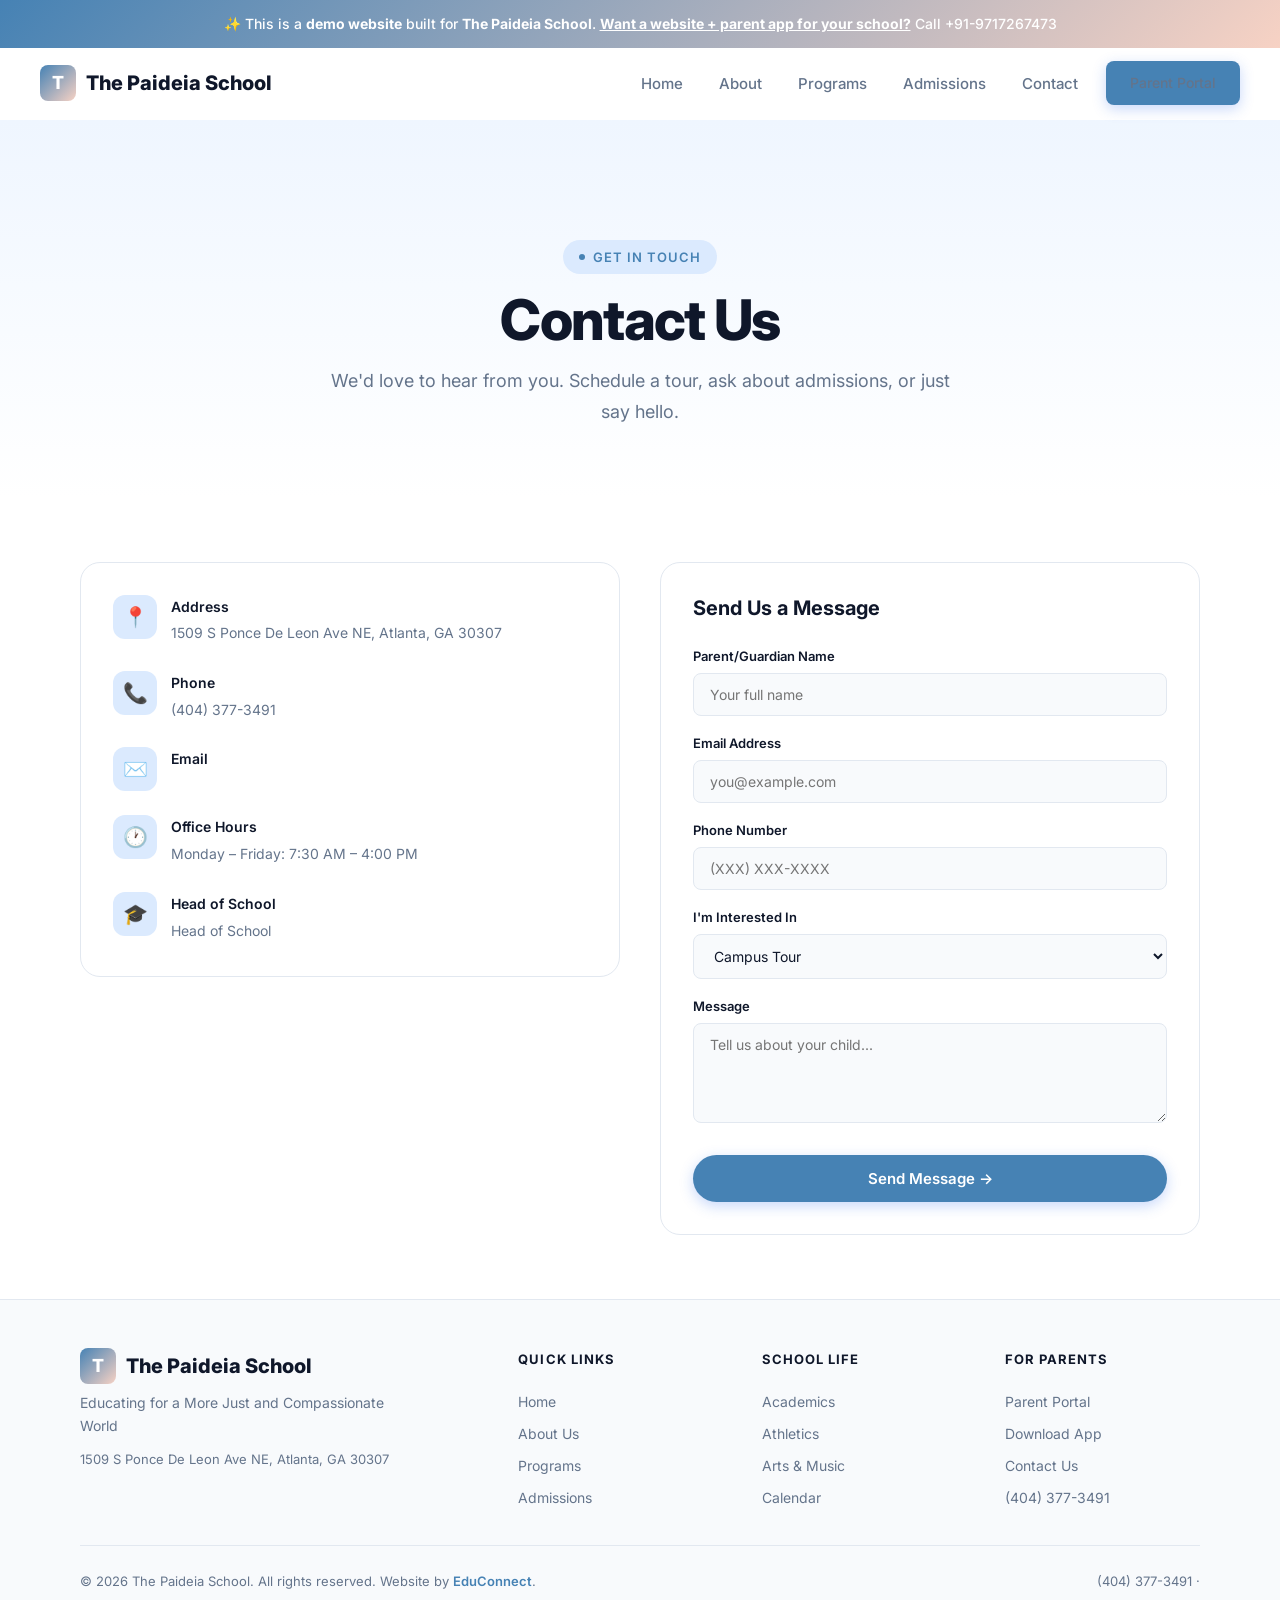
<file: contact.html>
<!DOCTYPE html><html lang="en"><head>
  <meta charset="UTF-8"><meta name="viewport" content="width=device-width,initial-scale=1.0">
  <title>Contact — The Paideia School</title>
  <meta name="description" content="Contact — The Paideia School, a premier school in Atlanta, GA serving Pre-K – 8th Grade.">
  <meta property="og:title" content="Contact — The Paideia School"><meta property="og:type" content="website">
  <link rel="preconnect" href="https://fonts.googleapis.com"><link rel="preconnect" href="https://fonts.gstatic.com" crossorigin>
  <link href="https://fonts.googleapis.com/css2?family=Inter:wght@400;500;600;700;800&display=swap" rel="stylesheet">
  <link rel="stylesheet" href="/styles.css"><script src="/main.js" defer></script>
</head><body><div class="demo-banner">
  ✨ This is a <strong>demo website</strong> built for <strong>The Paideia School</strong>.
  <a href="mailto:bhupender@myfirststepschool.com">Want a website + parent app for your school?</a> Call +91-9717267473
</div>
<nav class="navbar">
  <a href="/" class="logo"><span class="logo-icon">T</span>The Paideia School</a>
  <div class="nav-links">
    <a href="/">Home</a>
    <a href="/about.html">About</a>
    <a href="/programs.html">Programs</a>
    <a href="/admissions.html">Admissions</a>
    <a href="/contact.html">Contact</a>
    <a href="/parents.html" class="btn btn-primary" style="padding:10px 24px;font-size:14px">Parent Portal</a>
  </div>
  <button class="hamburger" aria-label="Toggle menu"><span></span><span></span><span></span></button>
</nav><main>
<section class="page-hero"><div class="container">
  <div class="badge animate-on-scroll mb-4">Get in Touch</div>
  <h1 class="heading-xl animate-on-scroll mb-4">Contact Us</h1>
  <p class="text-lg text-muted max-w-lg mx-auto animate-on-scroll">We'd love to hear from you. Schedule a tour, ask about admissions, or just say hello.</p>
</div></section>
<section class="content-section"><div class="container" style="max-width:1200px"><div class="contact-grid">
  <div>
    <div class="contact-info-card animate-on-scroll mb-8">
      <div class="contact-item"><div class="contact-icon">📍</div><div><h4>Address</h4><p>1509 S Ponce De Leon Ave NE, Atlanta, GA 30307</p></div></div>
      <div class="contact-item"><div class="contact-icon">📞</div><div><h4>Phone</h4><p>(404) 377-3491</p></div></div>
      <div class="contact-item"><div class="contact-icon">✉️</div><div><h4>Email</h4><p></p></div></div>
      <div class="contact-item"><div class="contact-icon">🕐</div><div><h4>Office Hours</h4><p>Monday – Friday: 7:30 AM – 4:00 PM</p></div></div>
      <div class="contact-item"><div class="contact-icon">🎓</div><div><h4>Head of School</h4><p>Head of School</p></div></div>
    </div>
  </div>
  <div class="contact-form animate-on-scroll">
    <h3 class="heading-sm mb-6">Send Us a Message</h3>
    <form action="mailto:" method="POST" enctype="text/plain">
      <div class="form-group"><label class="form-label">Parent/Guardian Name</label><input type="text" class="form-input" placeholder="Your full name" required></div>
      <div class="form-group"><label class="form-label">Email Address</label><input type="email" class="form-input" placeholder="you@example.com" required></div>
      <div class="form-group"><label class="form-label">Phone Number</label><input type="tel" class="form-input" placeholder="(XXX) XXX-XXXX"></div>
      <div class="form-group"><label class="form-label">I'm Interested In</label>
        <select class="form-input"><option>Campus Tour</option><option>Admissions Inquiry</option><option>Transfer Student</option><option>General Question</option></select>
      </div>
      <div class="form-group"><label class="form-label">Message</label><textarea class="form-textarea" placeholder="Tell us about your child..." rows="4" required></textarea></div>
      <button type="submit" class="btn btn-primary" style="width:100%">Send Message →</button>
    </form>
  </div>
</div></div></section>
</main><footer class="footer">
  <div class="container">
    <div class="footer-grid">
      <div class="footer-brand">
        <div class="logo" style="margin-bottom:8px"><span class="logo-icon">T</span>The Paideia School</div>
        <p>Educating for a More Just and Compassionate World</p>
        <p style="margin-top:12px;font-size:13px">1509 S Ponce De Leon Ave NE, Atlanta, GA 30307</p>
      </div>
      <div class="footer-col"><h4>Quick Links</h4><a href="/">Home</a><a href="/about.html">About Us</a><a href="/programs.html">Programs</a><a href="/admissions.html">Admissions</a></div>
      <div class="footer-col"><h4>School Life</h4><a href="/programs.html">Academics</a><a href="/programs.html">Athletics</a><a href="/programs.html">Arts &amp; Music</a><a href="/contact.html">Calendar</a></div>
      <div class="footer-col"><h4>For Parents</h4><a href="/parents.html">Parent Portal</a><a href="/parents.html">Download App</a><a href="/contact.html">Contact Us</a><a href="tel:(404) 377-3491">(404) 377-3491</a></div>
    </div>
    <div class="footer-bottom">
      <p>&copy; 2026 The Paideia School. All rights reserved. Website by <a href="mailto:bhupender@myfirststepschool.com">EduConnect</a>.</p>
      <p>(404) 377-3491 &middot; <a href="mailto:"></a></p>
    </div>
  </div>
</footer></body></html>
</file>
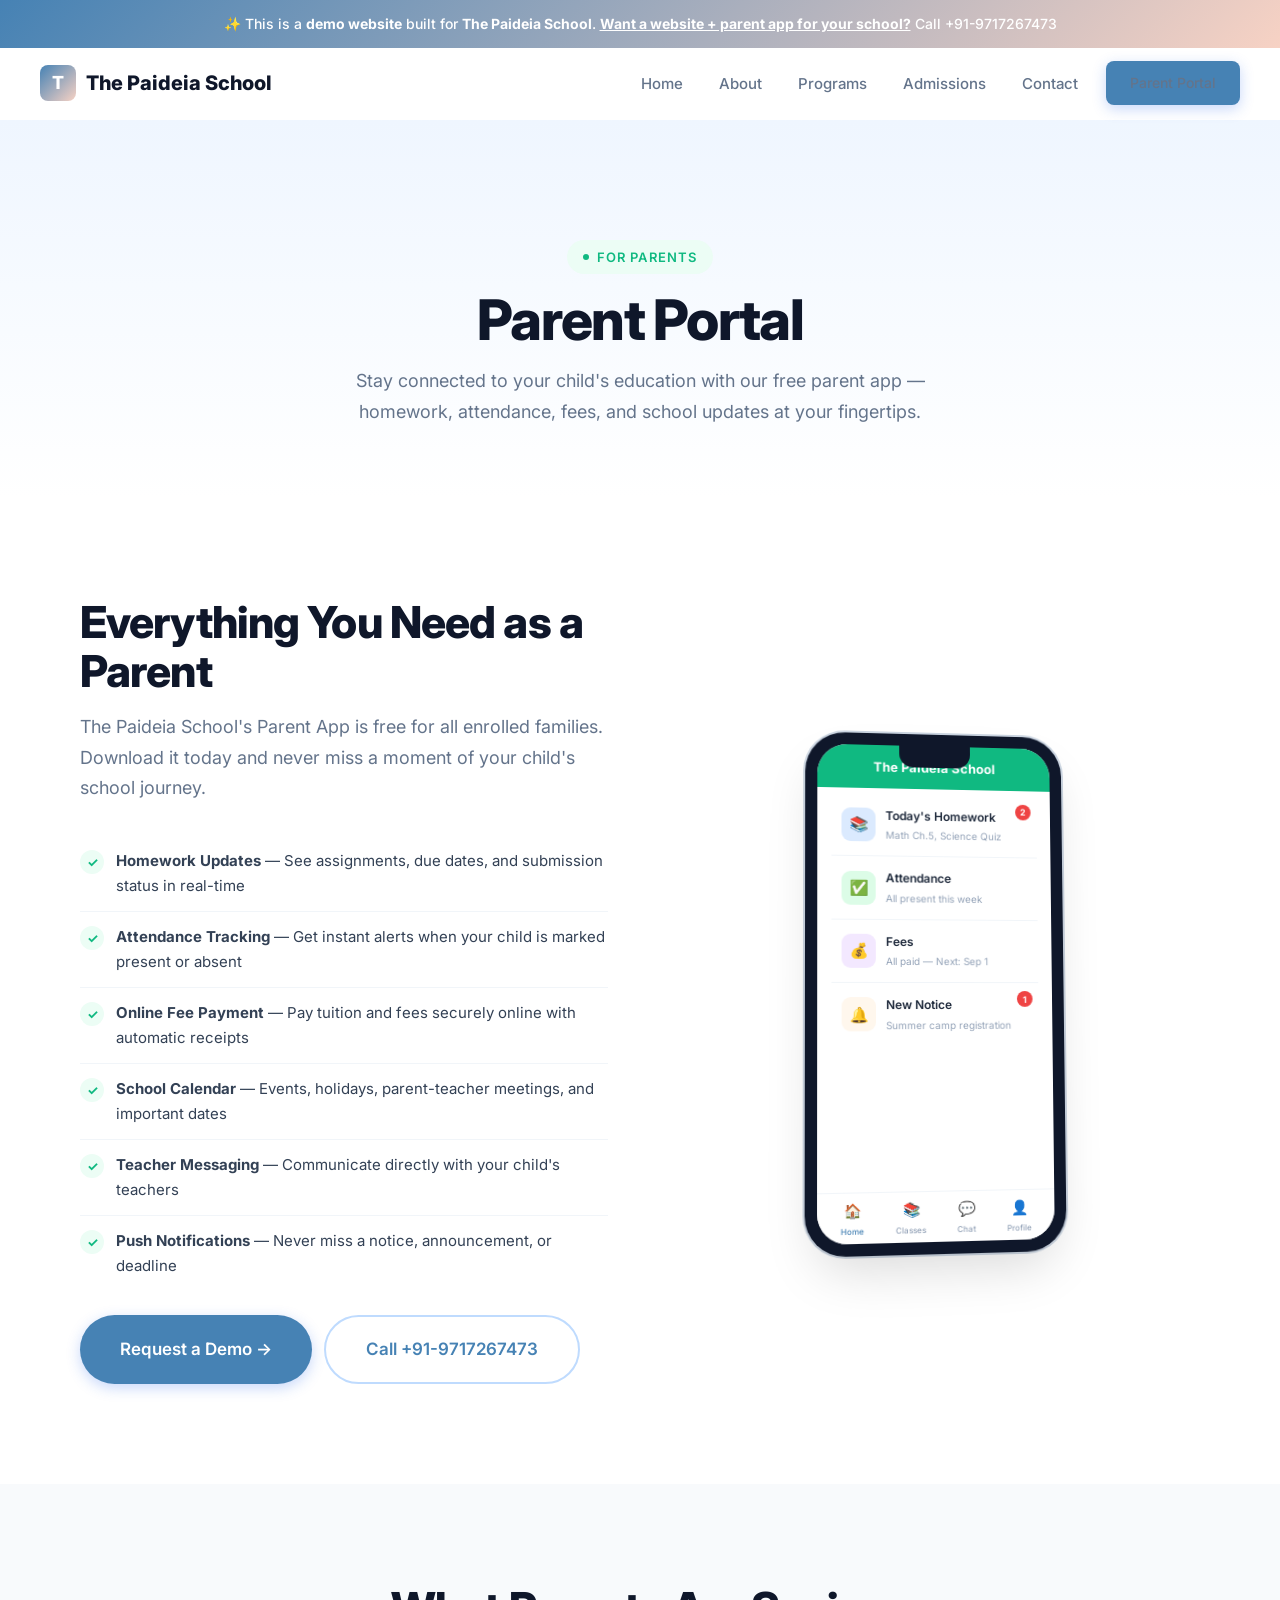
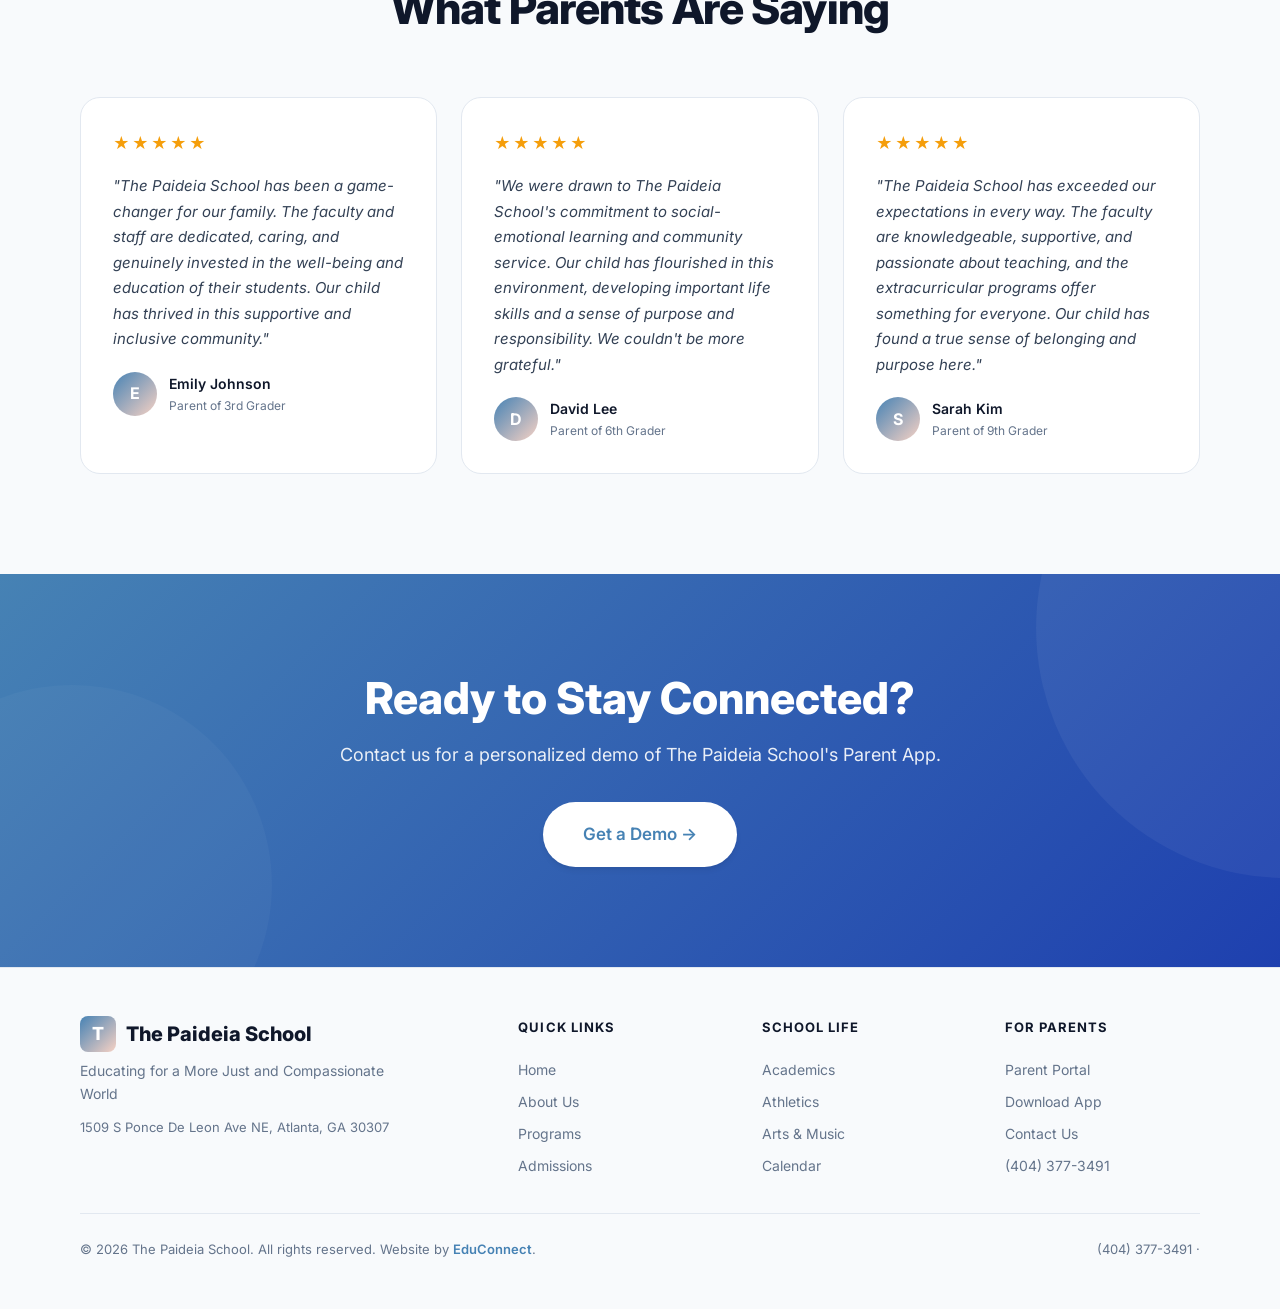
<file: parents.html>
<!DOCTYPE html><html lang="en"><head>
  <meta charset="UTF-8"><meta name="viewport" content="width=device-width,initial-scale=1.0">
  <title>Parent Portal — The Paideia School</title>
  <meta name="description" content="Parent Portal — The Paideia School, a premier school in Atlanta, GA serving Pre-K – 8th Grade.">
  <meta property="og:title" content="Parent Portal — The Paideia School"><meta property="og:type" content="website">
  <link rel="preconnect" href="https://fonts.googleapis.com"><link rel="preconnect" href="https://fonts.gstatic.com" crossorigin>
  <link href="https://fonts.googleapis.com/css2?family=Inter:wght@400;500;600;700;800&display=swap" rel="stylesheet">
  <link rel="stylesheet" href="/styles.css"><script src="/main.js" defer></script>
</head><body><div class="demo-banner">
  ✨ This is a <strong>demo website</strong> built for <strong>The Paideia School</strong>.
  <a href="mailto:bhupender@myfirststepschool.com">Want a website + parent app for your school?</a> Call +91-9717267473
</div>
<nav class="navbar">
  <a href="/" class="logo"><span class="logo-icon">T</span>The Paideia School</a>
  <div class="nav-links">
    <a href="/">Home</a>
    <a href="/about.html">About</a>
    <a href="/programs.html">Programs</a>
    <a href="/admissions.html">Admissions</a>
    <a href="/contact.html">Contact</a>
    <a href="/parents.html" class="btn btn-primary" style="padding:10px 24px;font-size:14px">Parent Portal</a>
  </div>
  <button class="hamburger" aria-label="Toggle menu"><span></span><span></span><span></span></button>
</nav><main>
<section class="page-hero"><div class="container">
  <div class="badge accent animate-on-scroll mb-4">For Parents</div>
  <h1 class="heading-xl animate-on-scroll mb-4">Parent Portal</h1>
  <p class="text-lg text-muted max-w-lg mx-auto animate-on-scroll">Stay connected to your child's education with our free parent app — homework, attendance, fees, and school updates at your fingertips.</p>
</div></section>
<section class="portal-section section-padding"><div class="container"><div class="portal-grid">
  <div>
    <h2 class="heading-lg animate-on-scroll mb-4">Everything You Need as a Parent</h2>
    <p class="text-lg text-muted animate-on-scroll mb-8">The Paideia School's Parent App is free for all enrolled families. Download it today and never miss a moment of your child's school journey.</p>
    <ul class="portal-features animate-on-scroll">
      <li><span class="pf-icon">✓</span><div><strong>Homework Updates</strong> — See assignments, due dates, and submission status in real-time</div></li>
      <li><span class="pf-icon">✓</span><div><strong>Attendance Tracking</strong> — Get instant alerts when your child is marked present or absent</div></li>
      <li><span class="pf-icon">✓</span><div><strong>Online Fee Payment</strong> — Pay tuition and fees securely online with automatic receipts</div></li>
      <li><span class="pf-icon">✓</span><div><strong>School Calendar</strong> — Events, holidays, parent-teacher meetings, and important dates</div></li>
      <li><span class="pf-icon">✓</span><div><strong>Teacher Messaging</strong> — Communicate directly with your child's teachers</div></li>
      <li><span class="pf-icon">✓</span><div><strong>Push Notifications</strong> — Never miss a notice, announcement, or deadline</div></li>
    </ul>
    <div class="animate-on-scroll" style="display:flex;gap:12px;flex-wrap:wrap;margin-top:24px">
      <a href="mailto:bhupender@myfirststepschool.com?subject=Parent App Demo" class="btn btn-primary btn-lg">Request a Demo →</a>
      <a href="tel:+919717267473" class="btn btn-outline btn-lg">Call +91-9717267473</a>
    </div>
  </div>
  <div class="animate-on-scroll" style="display:flex;justify-content:center">
    <div class="phone-mockup" style="transform:perspective(1000px) rotateY(6deg) rotateX(3deg)"><div class="phone-screen">
      <div class="phone-status-bar" style="background:var(--accent)">The Paideia School</div>
      <div class="phone-screen-content">
        <div class="phone-nav-item"><div class="phone-nav-icon blue">📚</div><div><div class="phone-nav-label">Today's Homework</div><div class="phone-nav-sub">Math Ch.5, Science Quiz</div></div><div class="phone-badge">2</div></div>
        <div class="phone-nav-item"><div class="phone-nav-icon green">✅</div><div><div class="phone-nav-label">Attendance</div><div class="phone-nav-sub">All present this week</div></div></div>
        <div class="phone-nav-item"><div class="phone-nav-icon purple">💰</div><div><div class="phone-nav-label">Fees</div><div class="phone-nav-sub">All paid — Next: Sep 1</div></div></div>
        <div class="phone-nav-item"><div class="phone-nav-icon orange">🔔</div><div><div class="phone-nav-label">New Notice</div><div class="phone-nav-sub">Summer camp registration</div></div><div class="phone-badge">1</div></div>
      </div>
      <div class="phone-bottom-bar">
        <div class="phone-tab active"><div style="font-size:14px">🏠</div>Home</div>
        <div class="phone-tab"><div style="font-size:14px">📚</div>Classes</div>
        <div class="phone-tab"><div style="font-size:14px">💬</div>Chat</div>
        <div class="phone-tab"><div style="font-size:14px">👤</div>Profile</div>
      </div>
    </div></div>
  </div>
</div></div></section>
<section class="testimonials-section section-padding"><div class="container">
  <div class="text-center mb-16"><h2 class="heading-lg animate-on-scroll mb-4">What Parents Are Saying</h2></div>
  <div class="testimonials-grid">
      <div class="testimonial-card animate-on-scroll stagger-1">
        <div class="stars"><span class="star">★</span><span class="star">★</span><span class="star">★</span><span class="star">★</span><span class="star">★</span></div>
        <p class="testimonial-text">"The Paideia School has been a game-changer for our family. The faculty and staff are dedicated, caring, and genuinely invested in the well-being and education of their students. Our child has thrived in this supportive and inclusive community."</p>
        <div class="testimonial-author"><div class="author-avatar">E</div>
        <div class="author-info"><div class="author-name">Emily Johnson</div><div class="author-role">Parent of 3rd Grader</div></div></div>
      </div>
      <div class="testimonial-card animate-on-scroll stagger-2">
        <div class="stars"><span class="star">★</span><span class="star">★</span><span class="star">★</span><span class="star">★</span><span class="star">★</span></div>
        <p class="testimonial-text">"We were drawn to The Paideia School's commitment to social-emotional learning and community service. Our child has flourished in this environment, developing important life skills and a sense of purpose and responsibility. We couldn't be more grateful."</p>
        <div class="testimonial-author"><div class="author-avatar">D</div>
        <div class="author-info"><div class="author-name">David Lee</div><div class="author-role">Parent of 6th Grader</div></div></div>
      </div>
      <div class="testimonial-card animate-on-scroll stagger-3">
        <div class="stars"><span class="star">★</span><span class="star">★</span><span class="star">★</span><span class="star">★</span><span class="star">★</span></div>
        <p class="testimonial-text">"The Paideia School has exceeded our expectations in every way. The faculty are knowledgeable, supportive, and passionate about teaching, and the extracurricular programs offer something for everyone. Our child has found a true sense of belonging and purpose here."</p>
        <div class="testimonial-author"><div class="author-avatar">S</div>
        <div class="author-info"><div class="author-name">Sarah Kim</div><div class="author-role">Parent of 9th Grader</div></div></div>
      </div></div>
</div></section>
<section class="cta-section"><div class="container"><div class="cta-content animate-on-scroll">
  <h2>Ready to Stay Connected?</h2>
  <p>Contact us for a personalized demo of The Paideia School's Parent App.</p>
  <div class="cta-actions"><a href="mailto:bhupender@myfirststepschool.com?subject=Demo Request" class="btn btn-white btn-lg">Get a Demo →</a></div>
</div></div></section>
</main><footer class="footer">
  <div class="container">
    <div class="footer-grid">
      <div class="footer-brand">
        <div class="logo" style="margin-bottom:8px"><span class="logo-icon">T</span>The Paideia School</div>
        <p>Educating for a More Just and Compassionate World</p>
        <p style="margin-top:12px;font-size:13px">1509 S Ponce De Leon Ave NE, Atlanta, GA 30307</p>
      </div>
      <div class="footer-col"><h4>Quick Links</h4><a href="/">Home</a><a href="/about.html">About Us</a><a href="/programs.html">Programs</a><a href="/admissions.html">Admissions</a></div>
      <div class="footer-col"><h4>School Life</h4><a href="/programs.html">Academics</a><a href="/programs.html">Athletics</a><a href="/programs.html">Arts &amp; Music</a><a href="/contact.html">Calendar</a></div>
      <div class="footer-col"><h4>For Parents</h4><a href="/parents.html">Parent Portal</a><a href="/parents.html">Download App</a><a href="/contact.html">Contact Us</a><a href="tel:(404) 377-3491">(404) 377-3491</a></div>
    </div>
    <div class="footer-bottom">
      <p>&copy; 2026 The Paideia School. All rights reserved. Website by <a href="mailto:bhupender@myfirststepschool.com">EduConnect</a>.</p>
      <p>(404) 377-3491 &middot; <a href="mailto:"></a></p>
    </div>
  </div>
</footer></body></html>
</file>
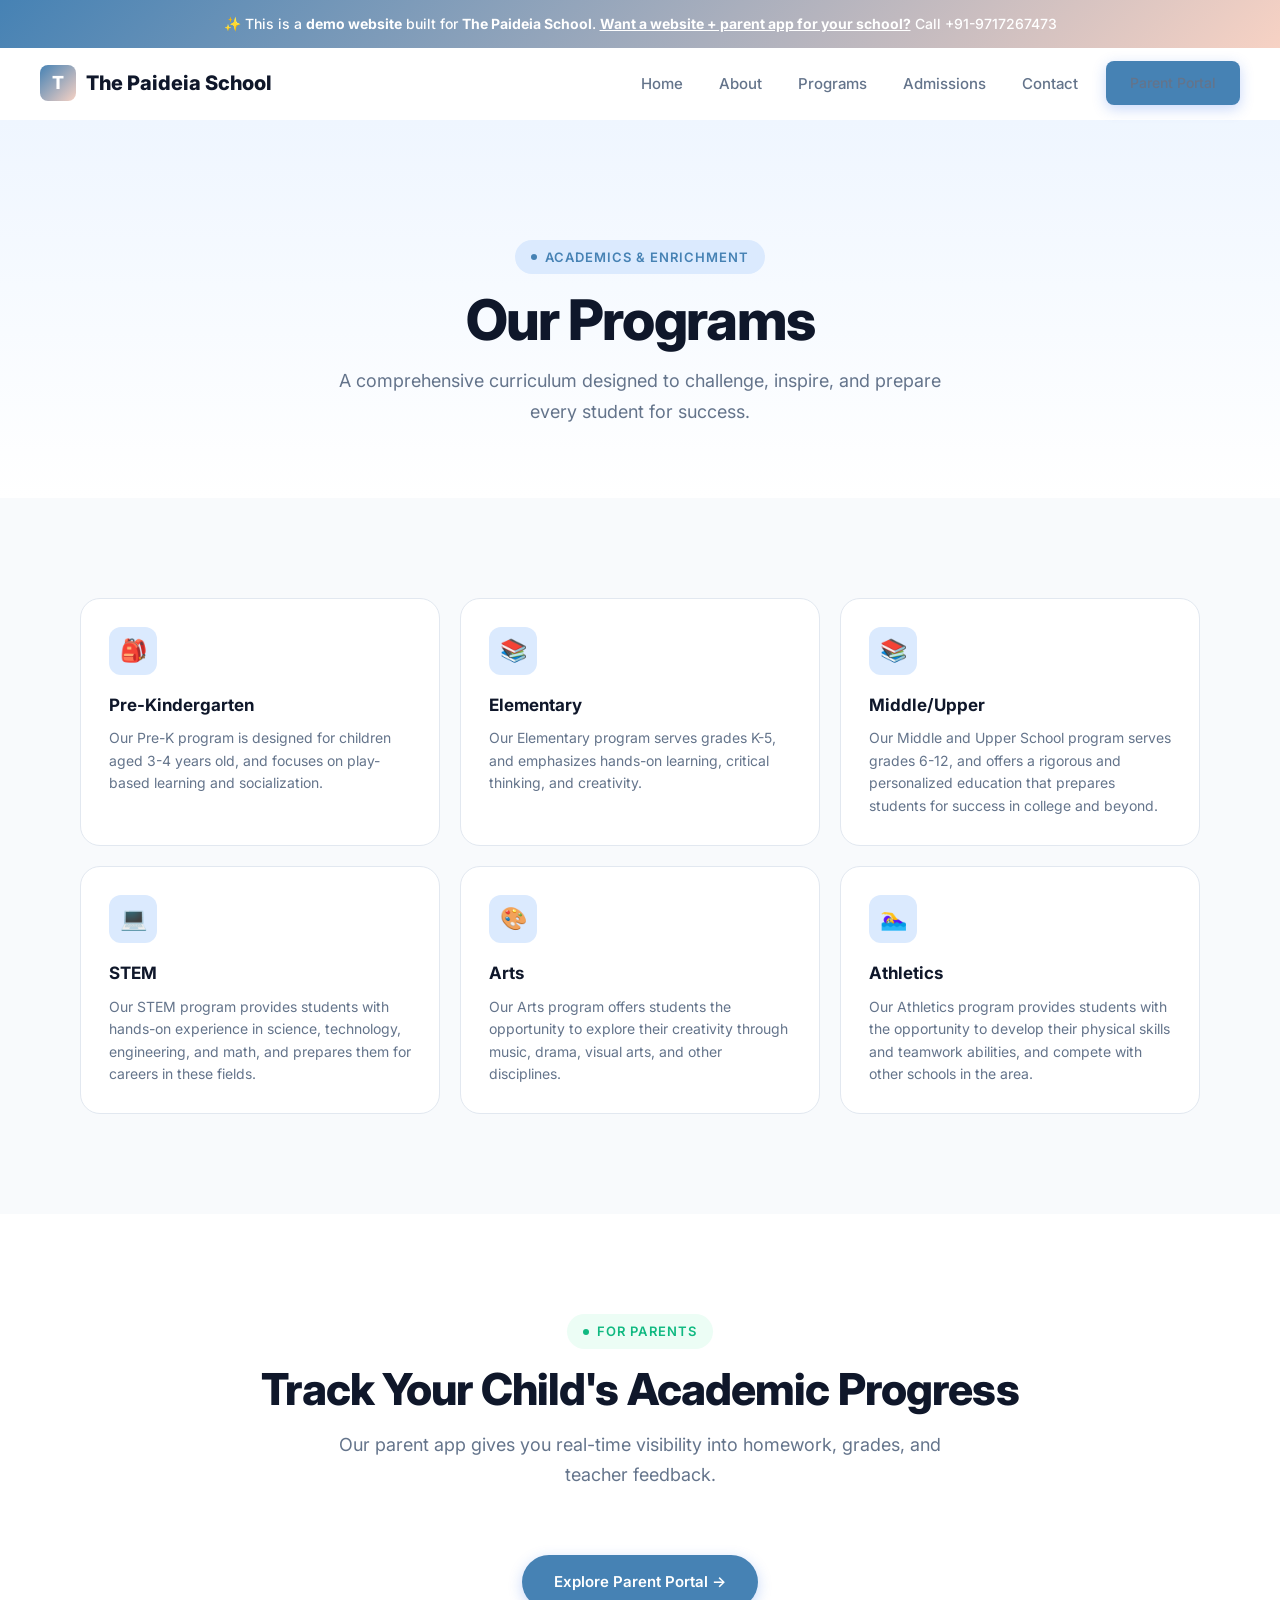
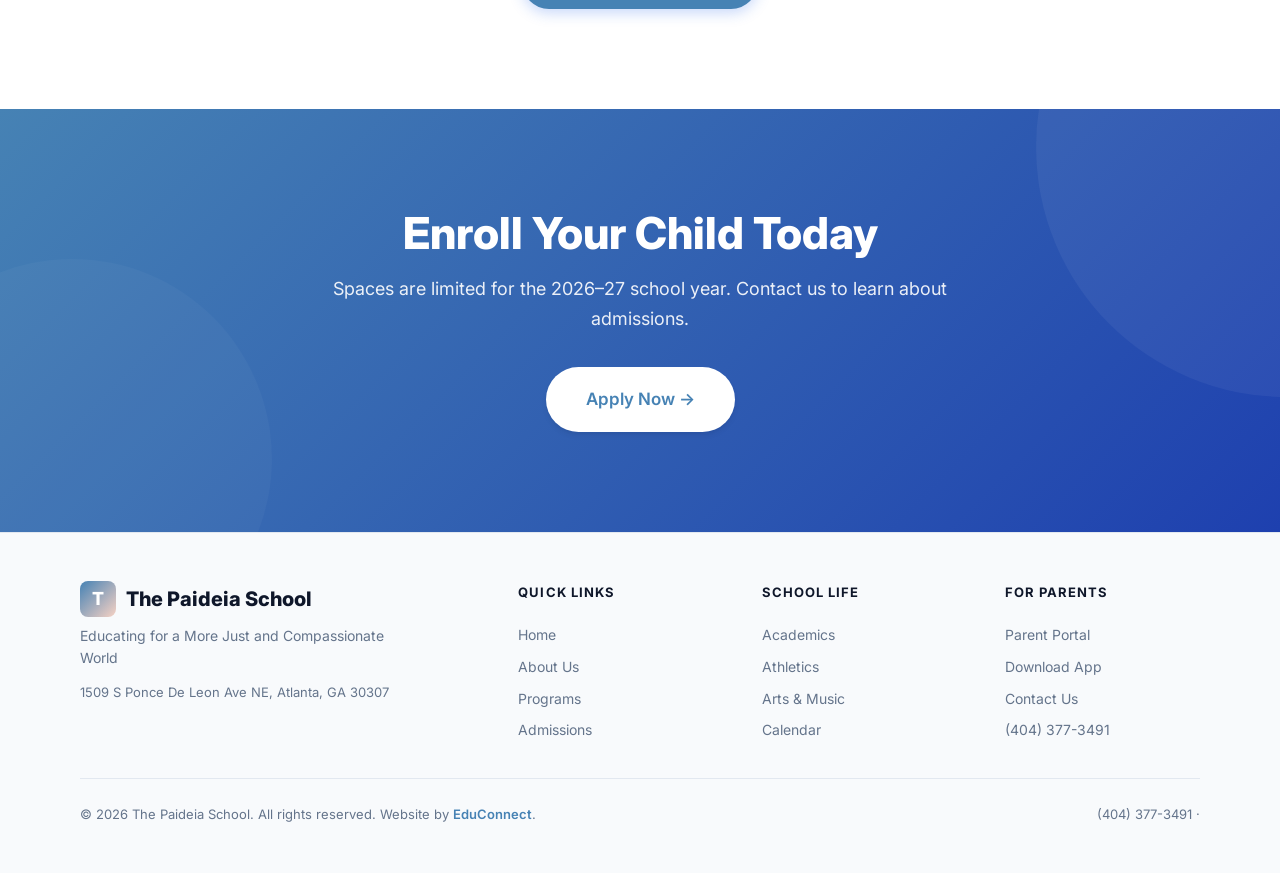
<file: programs.html>
<!DOCTYPE html><html lang="en"><head>
  <meta charset="UTF-8"><meta name="viewport" content="width=device-width,initial-scale=1.0">
  <title>Programs — The Paideia School</title>
  <meta name="description" content="Programs — The Paideia School, a premier school in Atlanta, GA serving Pre-K – 8th Grade.">
  <meta property="og:title" content="Programs — The Paideia School"><meta property="og:type" content="website">
  <link rel="preconnect" href="https://fonts.googleapis.com"><link rel="preconnect" href="https://fonts.gstatic.com" crossorigin>
  <link href="https://fonts.googleapis.com/css2?family=Inter:wght@400;500;600;700;800&display=swap" rel="stylesheet">
  <link rel="stylesheet" href="/styles.css"><script src="/main.js" defer></script>
</head><body><div class="demo-banner">
  ✨ This is a <strong>demo website</strong> built for <strong>The Paideia School</strong>.
  <a href="mailto:bhupender@myfirststepschool.com">Want a website + parent app for your school?</a> Call +91-9717267473
</div>
<nav class="navbar">
  <a href="/" class="logo"><span class="logo-icon">T</span>The Paideia School</a>
  <div class="nav-links">
    <a href="/">Home</a>
    <a href="/about.html">About</a>
    <a href="/programs.html">Programs</a>
    <a href="/admissions.html">Admissions</a>
    <a href="/contact.html">Contact</a>
    <a href="/parents.html" class="btn btn-primary" style="padding:10px 24px;font-size:14px">Parent Portal</a>
  </div>
  <button class="hamburger" aria-label="Toggle menu"><span></span><span></span><span></span></button>
</nav><main>
<section class="page-hero"><div class="container">
  <div class="badge animate-on-scroll mb-4">Academics &amp; Enrichment</div>
  <h1 class="heading-xl animate-on-scroll mb-4">Our Programs</h1>
  <p class="text-lg text-muted max-w-lg mx-auto animate-on-scroll">A comprehensive curriculum designed to challenge, inspire, and prepare every student for success.</p>
</div></section>
<section class="section-padding" style="background:var(--bg-alt)"><div class="container">
  <div class="programs-grid">
      <div class="program-card animate-on-scroll stagger-1">
        <div class="program-icon">🎒</div><h3>Pre-Kindergarten</h3><p>Our Pre-K program is designed for children aged 3-4 years old, and focuses on play-based learning and socialization.</p>
      </div>
      <div class="program-card animate-on-scroll stagger-2">
        <div class="program-icon">📚</div><h3>Elementary</h3><p>Our Elementary program serves grades K-5, and emphasizes hands-on learning, critical thinking, and creativity.</p>
      </div>
      <div class="program-card animate-on-scroll stagger-3">
        <div class="program-icon">📚</div><h3>Middle/Upper</h3><p>Our Middle and Upper School program serves grades 6-12, and offers a rigorous and personalized education that prepares students for success in college and beyond.</p>
      </div>
      <div class="program-card animate-on-scroll stagger-4">
        <div class="program-icon">💻</div><h3>STEM</h3><p>Our STEM program provides students with hands-on experience in science, technology, engineering, and math, and prepares them for careers in these fields.</p>
      </div>
      <div class="program-card animate-on-scroll stagger-5">
        <div class="program-icon">🎨</div><h3>Arts</h3><p>Our Arts program offers students the opportunity to explore their creativity through music, drama, visual arts, and other disciplines.</p>
      </div>
      <div class="program-card animate-on-scroll stagger-6">
        <div class="program-icon">🏊‍♀️</div><h3>Athletics</h3><p>Our Athletics program provides students with the opportunity to develop their physical skills and teamwork abilities, and compete with other schools in the area.</p>
      </div></div>
</div></section>
<section class="portal-section section-padding"><div class="container">
  <div class="text-center mb-16">
    <div class="badge accent animate-on-scroll mb-4">For Parents</div>
    <h2 class="heading-lg animate-on-scroll mb-4">Track Your Child's Academic Progress</h2>
    <p class="text-lg text-muted max-w-lg mx-auto animate-on-scroll">Our parent app gives you real-time visibility into homework, grades, and teacher feedback.</p>
  </div>
  <div class="text-center animate-on-scroll"><a href="/parents.html" class="btn btn-primary">Explore Parent Portal →</a></div>
</div></section>
<section class="cta-section"><div class="container"><div class="cta-content animate-on-scroll">
  <h2>Enroll Your Child Today</h2>
  <p>Spaces are limited for the 2026–27 school year. Contact us to learn about admissions.</p>
  <div class="cta-actions"><a href="/admissions.html" class="btn btn-white btn-lg">Apply Now →</a></div>
</div></div></section>
</main><footer class="footer">
  <div class="container">
    <div class="footer-grid">
      <div class="footer-brand">
        <div class="logo" style="margin-bottom:8px"><span class="logo-icon">T</span>The Paideia School</div>
        <p>Educating for a More Just and Compassionate World</p>
        <p style="margin-top:12px;font-size:13px">1509 S Ponce De Leon Ave NE, Atlanta, GA 30307</p>
      </div>
      <div class="footer-col"><h4>Quick Links</h4><a href="/">Home</a><a href="/about.html">About Us</a><a href="/programs.html">Programs</a><a href="/admissions.html">Admissions</a></div>
      <div class="footer-col"><h4>School Life</h4><a href="/programs.html">Academics</a><a href="/programs.html">Athletics</a><a href="/programs.html">Arts &amp; Music</a><a href="/contact.html">Calendar</a></div>
      <div class="footer-col"><h4>For Parents</h4><a href="/parents.html">Parent Portal</a><a href="/parents.html">Download App</a><a href="/contact.html">Contact Us</a><a href="tel:(404) 377-3491">(404) 377-3491</a></div>
    </div>
    <div class="footer-bottom">
      <p>&copy; 2026 The Paideia School. All rights reserved. Website by <a href="mailto:bhupender@myfirststepschool.com">EduConnect</a>.</p>
      <p>(404) 377-3491 &middot; <a href="mailto:"></a></p>
    </div>
  </div>
</footer></body></html>
</file>
<file: styles.css>
/* ===== DESIGN SYSTEM — LIGHT PROFESSIONAL ===== */
:root{
  --primary:#4682B4;--primary-50:#eff6ff;--primary-100:#dbeafe;--primary-200:#bfdbfe;
  --primary-500:#4682B4;--primary-600:#1d4ed8;--primary-700:#1e40af;
  --secondary:#F7D2C4;--accent:#10b981;--accent-50:#ecfdf5;
  --white:#fff;--gray-50:#f8fafc;--gray-100:#f1f5f9;--gray-200:#e2e8f0;--gray-300:#cbd5e1;
  --gray-400:#94a3b8;--gray-500:#64748b;--gray-600:#475569;--gray-700:#334155;
  --gray-800:#1e293b;--gray-900:#0f172a;
  --bg:var(--white);--bg-alt:var(--gray-50);--text:var(--gray-700);
  --text-heading:var(--gray-900);--text-muted:var(--gray-500);--border:var(--gray-200);
  --shadow-sm:0 1px 3px rgba(0,0,0,.06),0 1px 2px rgba(0,0,0,.04);
  --shadow-md:0 4px 6px -1px rgba(0,0,0,.07),0 2px 4px -2px rgba(0,0,0,.05);
  --shadow-lg:0 10px 15px -3px rgba(0,0,0,.08),0 4px 6px -4px rgba(0,0,0,.04);
  --shadow-xl:0 20px 25px -5px rgba(0,0,0,.08),0 8px 10px -6px rgba(0,0,0,.04);
  --shadow-2xl:0 25px 50px -12px rgba(0,0,0,.15);
  --shadow-primary:0 4px 14px rgba(37,99,235,.25);
  --radius-sm:8px;--radius-md:12px;--radius-lg:16px;--radius-xl:20px;--radius-2xl:24px;--radius-full:9999px;
  --font:'Inter',-apple-system,BlinkMacSystemFont,'Segoe UI',sans-serif;
}
*,*::before,*::after{margin:0;padding:0;box-sizing:border-box}
html{scroll-behavior:smooth;-webkit-font-smoothing:antialiased}
body{font-family:var(--font);background:var(--bg);color:var(--text);line-height:1.7;overflow-x:hidden;font-size:16px}
a{color:inherit;text-decoration:none}img{max-width:100%;display:block}button{font-family:inherit;cursor:pointer}
.container{max-width:1200px;margin:0 auto;padding:0 24px}
@media(min-width:768px){.container{padding:0 40px}}
.section-padding{padding:80px 0}
@media(min-width:768px){.section-padding{padding:100px 0}}
.badge{display:inline-flex;align-items:center;gap:8px;padding:6px 16px;font-size:13px;font-weight:600;text-transform:uppercase;letter-spacing:.08em;border-radius:var(--radius-full);background:var(--primary-100);color:var(--primary)}
.badge::before{content:'';width:6px;height:6px;border-radius:50%;background:var(--primary);animation:pulse 2s infinite}
.badge.accent{background:var(--accent-50);color:var(--accent)}.badge.accent::before{background:var(--accent)}
.heading-xl{font-size:clamp(32px,5vw,56px);font-weight:800;line-height:1.08;letter-spacing:-.03em;color:var(--text-heading)}
.heading-lg{font-size:clamp(28px,4vw,44px);font-weight:800;line-height:1.12;letter-spacing:-.02em;color:var(--text-heading)}
.heading-md{font-size:clamp(22px,3vw,32px);font-weight:700;line-height:1.2;color:var(--text-heading)}
.heading-sm{font-size:20px;font-weight:700;line-height:1.3;color:var(--text-heading)}
.text-lg{font-size:18px;line-height:1.7;color:var(--text)}
.text-base{font-size:16px;line-height:1.7;color:var(--text)}
.text-sm{font-size:14px;line-height:1.6;color:var(--text-muted)}
.text-center{text-align:center}.text-muted{color:var(--text-muted)}
.gradient-text{background:linear-gradient(135deg,var(--primary),var(--secondary));-webkit-background-clip:text;-webkit-text-fill-color:transparent;background-clip:text}
.max-w-lg{max-width:640px}.mx-auto{margin-left:auto;margin-right:auto}
.mb-4{margin-bottom:16px}.mb-6{margin-bottom:24px}.mb-8{margin-bottom:32px}
.mb-12{margin-bottom:48px}.mb-16{margin-bottom:64px}
.btn{display:inline-flex;align-items:center;justify-content:center;gap:8px;padding:14px 32px;font-size:15px;font-weight:600;border-radius:var(--radius-full);border:none;cursor:pointer;transition:all .25s cubic-bezier(.4,0,.2,1);text-decoration:none;white-space:nowrap}
.btn-primary{background:var(--primary);color:var(--white);box-shadow:var(--shadow-primary)}
.btn-primary:hover{background:var(--primary-600);transform:translateY(-2px);box-shadow:0 8px 24px rgba(37,99,235,.3)}
.btn-lg{padding:18px 40px;font-size:17px}
.btn-outline{background:transparent;color:var(--primary);border:2px solid var(--primary-200)}
.btn-outline:hover{background:var(--primary-50);border-color:var(--primary);transform:translateY(-2px)}
.btn-white{background:var(--white);color:var(--primary);box-shadow:var(--shadow-md)}
.btn-white:hover{transform:translateY(-2px);box-shadow:var(--shadow-lg)}
.demo-banner{background:linear-gradient(135deg,var(--primary),var(--secondary));color:var(--white);text-align:center;padding:12px 24px;font-size:14px;font-weight:500;position:relative;z-index:200}
.demo-banner strong{font-weight:700}.demo-banner a{color:var(--white);text-decoration:underline;font-weight:700}
.navbar{position:sticky;top:0;z-index:100;display:flex;justify-content:space-between;align-items:center;padding:0 24px;height:72px;background:rgba(255,255,255,.92);backdrop-filter:blur(20px) saturate(180%);border-bottom:1px solid transparent;transition:all .3s ease}
@media(min-width:768px){.navbar{padding:0 40px}}
.navbar.scrolled{border-bottom-color:var(--border);box-shadow:var(--shadow-sm)}
.logo{display:flex;align-items:center;gap:10px;font-size:18px;font-weight:800;color:var(--text-heading)}
@media(min-width:768px){.logo{font-size:20px}}
.logo-icon{width:36px;height:36px;border-radius:var(--radius-sm);background:linear-gradient(135deg,var(--primary),var(--secondary));display:flex;align-items:center;justify-content:center;color:white;font-size:18px;font-weight:800}
.nav-links{display:flex;gap:4px;align-items:center}
.nav-links a{padding:8px 16px;font-size:15px;font-weight:500;color:var(--text-muted);border-radius:var(--radius-sm);transition:all .2s ease}
.nav-links a:hover{color:var(--text-heading);background:var(--gray-50)}
.nav-links .btn{margin-left:8px}
.hamburger{display:none;background:none;border:none;padding:8px;min-height:44px;min-width:44px;flex-direction:column;justify-content:center;align-items:center}
.hamburger span{display:block;width:22px;height:2px;background:var(--gray-700);margin:3px 0;transition:all .3s ease;border-radius:2px}
.hamburger.active span:nth-child(1){transform:rotate(45deg) translate(4px,4px)}
.hamburger.active span:nth-child(2){opacity:0}
.hamburger.active span:nth-child(3){transform:rotate(-45deg) translate(4px,-4px)}
@media(max-width:768px){.hamburger{display:flex}.nav-links{display:none;position:fixed;top:72px;left:0;right:0;bottom:0;background:var(--white);flex-direction:column;align-items:center;justify-content:center;gap:16px;z-index:200}.nav-links.open{display:flex}.nav-links a{font-size:18px;padding:12px 24px}}
.hero{position:relative;overflow:hidden;background:linear-gradient(180deg,var(--primary-50) 0%,var(--white) 100%)}
.hero-inner{display:grid;grid-template-columns:1fr;gap:48px;align-items:center;padding:60px 0 80px}
@media(min-width:1024px){.hero-inner{grid-template-columns:1fr 1fr;gap:64px;padding:80px 0 100px}}
.hero-content{max-width:560px}
@media(max-width:1023px){.hero-content{text-align:center;margin:0 auto}}
.hero-actions{display:flex;gap:12px;flex-wrap:wrap}
@media(max-width:1023px){.hero-actions{justify-content:center}}
.hero-visual{display:flex;justify-content:center;align-items:center;position:relative}
.school-illustration{position:relative;width:100%;max-width:480px;aspect-ratio:4/3;border-radius:var(--radius-2xl);overflow:hidden;background:linear-gradient(135deg,var(--primary-100),var(--primary-50));border:1px solid var(--primary-200);box-shadow:var(--shadow-xl)}
.school-illustration-inner{width:100%;height:100%;display:flex;flex-direction:column;align-items:center;justify-content:center;gap:16px;padding:32px}
.school-building{font-size:80px;line-height:1}
.school-illustration h3{font-size:18px;font-weight:700;color:var(--primary-700);text-align:center}
.school-illustration p{font-size:13px;color:var(--primary-600);text-align:center;font-weight:500}
.hero-info-cards{display:flex;gap:12px;flex-wrap:wrap;margin-top:20px}
@media(max-width:1023px){.hero-info-cards{justify-content:center}}
.info-chip{display:flex;align-items:center;gap:6px;padding:8px 16px;background:var(--white);border:1px solid var(--border);border-radius:var(--radius-full);font-size:13px;font-weight:500;color:var(--gray-600);box-shadow:var(--shadow-sm)}
.info-chip .ic-icon{font-size:16px}
.float-card{position:absolute;background:var(--white);border-radius:var(--radius-lg);box-shadow:var(--shadow-xl);padding:14px 18px;display:flex;align-items:center;gap:10px;font-size:13px;font-weight:600;color:var(--gray-800);animation:float-gentle 4s ease-in-out infinite;z-index:5;white-space:nowrap}
.float-card.card-1{top:10%;right:-20px;animation-delay:0s}
.float-card.card-2{bottom:20%;left:-30px;animation-delay:1.5s}
.float-card.card-3{top:55%;right:-30px;animation-delay:3s}
.float-card .fc-icon{width:32px;height:32px;border-radius:8px;display:flex;align-items:center;justify-content:center;font-size:15px}
.float-card .fc-icon.green{background:#dcfce7;color:#16a34a}
.float-card .fc-icon.blue{background:var(--primary-100);color:var(--primary)}
.float-card .fc-icon.purple{background:#f3e8ff;color:#9333ea}
.welcome-section{background:var(--white)}
.welcome-grid{display:grid;grid-template-columns:1fr;gap:40px;align-items:center}
@media(min-width:768px){.welcome-grid{grid-template-columns:auto 1fr;gap:48px}}
.principal-card{display:flex;flex-direction:column;align-items:center;text-align:center;gap:16px}
.principal-avatar{width:120px;height:120px;border-radius:50%;background:linear-gradient(135deg,var(--primary),var(--secondary));display:flex;align-items:center;justify-content:center;font-size:48px;color:white;box-shadow:var(--shadow-lg)}
.principal-name{font-size:16px;font-weight:700;color:var(--text-heading)}
.principal-title{font-size:13px;color:var(--text-muted)}
.welcome-text blockquote{font-size:18px;font-style:italic;color:var(--text);line-height:1.8;border-left:4px solid var(--primary);padding-left:24px;margin-bottom:20px}
.welcome-text p{font-size:15px;color:var(--text-muted);line-height:1.7}
.features-section{background:var(--bg-alt)}
.features-grid{display:grid;grid-template-columns:1fr;gap:20px}
@media(min-width:640px){.features-grid{grid-template-columns:repeat(2,1fr)}}
@media(min-width:1024px){.features-grid{grid-template-columns:repeat(3,1fr)}}
.feature-card{position:relative;padding:32px;border-radius:var(--radius-xl);background:var(--white);border:1px solid var(--border);transition:all .3s ease;overflow:hidden}
.feature-card:hover{transform:translateY(-4px);box-shadow:var(--shadow-lg);border-color:var(--primary-200)}
.feature-icon{width:52px;height:52px;border-radius:var(--radius-md);background:var(--primary-100);display:flex;align-items:center;justify-content:center;margin-bottom:20px;font-size:24px;transition:transform .3s ease}
.feature-card:hover .feature-icon{transform:scale(1.1)}
.feature-card h3{font-size:18px;font-weight:700;color:var(--text-heading);margin-bottom:8px}
.feature-card p{font-size:14px;color:var(--text-muted);line-height:1.6}
.programs-section{background:var(--white)}
.programs-grid{display:grid;grid-template-columns:1fr;gap:20px}
@media(min-width:640px){.programs-grid{grid-template-columns:repeat(2,1fr)}}
@media(min-width:1024px){.programs-grid{grid-template-columns:repeat(3,1fr)}}
.program-card{padding:28px;border-radius:var(--radius-xl);background:var(--white);border:1px solid var(--border);transition:all .3s ease;position:relative;overflow:hidden}
.program-card::before{content:'';position:absolute;top:0;left:0;right:0;height:3px;background:linear-gradient(90deg,var(--primary),var(--secondary));transform:scaleX(0);transform-origin:left;transition:transform .3s ease}
.program-card:hover{transform:translateY(-4px);box-shadow:var(--shadow-lg);border-color:var(--primary-200)}
.program-card:hover::before{transform:scaleX(1)}
.program-icon{width:48px;height:48px;border-radius:var(--radius-md);background:var(--primary-100);display:flex;align-items:center;justify-content:center;margin-bottom:16px;font-size:22px}
.program-card h3{font-size:17px;font-weight:700;color:var(--text-heading);margin-bottom:8px}
.program-card p{font-size:14px;color:var(--text-muted);line-height:1.6}
.stats-section{background:linear-gradient(135deg,var(--primary),var(--primary-700));color:var(--white);padding:64px 0}
.stats-grid{display:grid;grid-template-columns:repeat(2,1fr);gap:32px;text-align:center}
@media(min-width:768px){.stats-grid{grid-template-columns:repeat(4,1fr)}}
.stat-value{font-size:clamp(32px,4vw,48px);font-weight:800;line-height:1}
.stat-label{font-size:14px;opacity:.8;margin-top:8px;font-weight:500}
.events-section{background:var(--bg-alt)}
.events-grid{display:grid;grid-template-columns:1fr;gap:16px;max-width:800px;margin:0 auto}
@media(min-width:640px){.events-grid{grid-template-columns:repeat(2,1fr)}}
.event-card{display:flex;gap:16px;padding:24px;border-radius:var(--radius-xl);background:var(--white);border:1px solid var(--border);transition:all .3s ease}
.event-card:hover{box-shadow:var(--shadow-md);border-color:var(--primary-200)}
.event-date{min-width:56px;text-align:center;padding:8px;border-radius:var(--radius-md);background:var(--primary-100)}
.event-date .month{font-size:11px;font-weight:700;text-transform:uppercase;color:var(--primary);letter-spacing:.05em}
.event-date .day{font-size:24px;font-weight:800;color:var(--primary-700);line-height:1.2}
.event-info h4{font-size:15px;font-weight:700;color:var(--text-heading);margin-bottom:4px}
.event-info p{font-size:13px;color:var(--text-muted);line-height:1.5}
.portal-section{background:var(--white)}
.portal-grid{display:grid;grid-template-columns:1fr;gap:48px;align-items:center}
@media(min-width:1024px){.portal-grid{grid-template-columns:1fr 1fr;gap:64px}}
.phone-mockup{position:relative;width:260px;height:520px;background:var(--gray-900);border-radius:40px;padding:12px;box-shadow:var(--shadow-2xl),0 0 0 2px var(--gray-300);margin:0 auto;transform:perspective(1000px) rotateY(-6deg) rotateX(3deg)}
.phone-mockup::before{content:'';position:absolute;top:12px;left:50%;transform:translateX(-50%);width:72px;height:22px;background:var(--gray-900);border-radius:0 0 14px 14px;z-index:10}
.phone-screen{width:100%;height:100%;background:var(--white);border-radius:30px;overflow:hidden;position:relative}
.phone-screen-content{padding:50px 14px 14px;font-size:12px;color:var(--gray-700)}
.phone-status-bar{position:absolute;top:0;left:0;right:0;height:44px;background:var(--primary);display:flex;align-items:center;justify-content:center;color:white;font-weight:700;font-size:13px;border-radius:18px 18px 0 0}
.phone-nav-item{display:flex;align-items:center;gap:10px;padding:12px 10px;border-bottom:1px solid var(--gray-100);position:relative}
.phone-nav-item:last-child{border-bottom:none}
.phone-nav-icon{width:34px;height:34px;border-radius:9px;display:flex;align-items:center;justify-content:center;font-size:15px;flex-shrink:0}
.phone-nav-icon.blue{background:var(--primary-100);color:var(--primary)}
.phone-nav-icon.green{background:#dcfce7;color:#16a34a}
.phone-nav-icon.purple{background:#f3e8ff;color:#9333ea}
.phone-nav-icon.orange{background:#fff7ed;color:#ea580c}
.phone-nav-label{font-weight:600;font-size:12px;color:var(--gray-800)}
.phone-nav-sub{font-size:10px;color:var(--gray-400);margin-top:1px}
.phone-badge{position:absolute;top:8px;right:6px;min-width:16px;height:16px;border-radius:8px;background:#ef4444;color:white;font-size:9px;font-weight:700;display:flex;align-items:center;justify-content:center;padding:0 4px}
.phone-bottom-bar{position:absolute;bottom:0;left:0;right:0;height:50px;background:var(--white);border-top:1px solid var(--gray-100);display:flex;align-items:center;justify-content:space-around;padding:0 8px;border-radius:0 0 18px 18px}
.phone-tab{display:flex;flex-direction:column;align-items:center;gap:2px;font-size:8px;color:var(--gray-400);font-weight:500}
.phone-tab.active{color:var(--primary)}
.portal-features{list-style:none;padding:0}
.portal-features li{display:flex;align-items:flex-start;gap:12px;padding:12px 0;border-bottom:1px solid var(--gray-100);font-size:15px;color:var(--text)}
.portal-features li:last-child{border-bottom:none}
.portal-features .pf-icon{width:24px;height:24px;border-radius:50%;background:var(--accent-50);color:var(--accent);display:flex;align-items:center;justify-content:center;flex-shrink:0;margin-top:2px;font-size:13px;font-weight:700}
.testimonials-section{background:var(--bg-alt)}
.testimonials-grid{display:grid;grid-template-columns:1fr;gap:24px}
@media(min-width:768px){.testimonials-grid{grid-template-columns:repeat(3,1fr)}}
.testimonial-card{padding:32px;border-radius:var(--radius-xl);background:var(--white);border:1px solid var(--border);transition:all .3s ease}
.testimonial-card:hover{box-shadow:var(--shadow-lg);transform:translateY(-4px)}
.stars{display:flex;gap:2px;margin-bottom:16px}.star{color:#f59e0b;font-size:16px}
.testimonial-text{font-size:15px;color:var(--text);line-height:1.7;margin-bottom:20px;font-style:italic}
.testimonial-author{display:flex;align-items:center;gap:12px}
.author-avatar{width:44px;height:44px;border-radius:50%;background:linear-gradient(135deg,var(--primary),var(--secondary));display:flex;align-items:center;justify-content:center;font-weight:700;color:var(--white);font-size:16px;flex-shrink:0}
.author-info .author-name{font-weight:600;font-size:14px;color:var(--text-heading)}
.author-info .author-role{font-size:12px;color:var(--text-muted)}
.cta-section{background:linear-gradient(135deg,var(--primary),var(--primary-700));color:var(--white);text-align:center;position:relative;overflow:hidden;padding:80px 0}
@media(min-width:768px){.cta-section{padding:100px 0}}
.cta-section::before{content:'';position:absolute;top:-50%;right:-20%;width:500px;height:500px;border-radius:50%;background:rgba(255,255,255,.05)}
.cta-section::after{content:'';position:absolute;bottom:-30%;left:-10%;width:400px;height:400px;border-radius:50%;background:rgba(255,255,255,.03)}
.cta-content{position:relative;z-index:1;max-width:640px;margin:0 auto}
.cta-content h2{font-size:clamp(28px,4vw,44px);font-weight:800;margin-bottom:16px;line-height:1.12}
.cta-content p{font-size:18px;opacity:.9;margin-bottom:32px;line-height:1.7}
.cta-actions{display:flex;gap:12px;justify-content:center;flex-wrap:wrap}
.page-hero{padding:100px 0 60px;background:linear-gradient(180deg,var(--primary-50) 0%,var(--white) 100%);text-align:center;position:relative}
@media(min-width:768px){.page-hero{padding:120px 0 70px}}
.content-section{padding:64px 0}.content-section .container{max-width:800px}
.content-section p{font-size:16px;color:var(--text);line-height:1.9;margin-bottom:24px}
.content-section p:last-child{margin-bottom:0}
.contact-grid{display:grid;grid-template-columns:1fr;gap:32px}
@media(min-width:768px){.contact-grid{grid-template-columns:1fr 1fr;gap:40px}}
.contact-info-card{padding:32px;border-radius:var(--radius-xl);background:var(--white);border:1px solid var(--border)}
.contact-item{display:flex;align-items:flex-start;gap:14px;margin-bottom:24px}
.contact-item:last-child{margin-bottom:0}
.contact-icon{width:44px;height:44px;border-radius:var(--radius-md);background:var(--primary-100);display:flex;align-items:center;justify-content:center;flex-shrink:0;font-size:20px}
.contact-item h4{font-weight:600;color:var(--text-heading);margin-bottom:2px;font-size:14px}
.contact-item p{color:var(--text-muted);font-size:14px}
.contact-form{background:var(--white);border-radius:var(--radius-xl);border:1px solid var(--border);padding:32px}
.form-group{margin-bottom:16px}.form-group:last-of-type{margin-bottom:24px}
.form-label{display:block;font-size:13px;font-weight:600;color:var(--text-heading);margin-bottom:6px}
.form-input,.form-textarea{width:100%;padding:12px 16px;border:1px solid var(--border);border-radius:var(--radius-sm);font-family:var(--font);font-size:14px;color:var(--text-heading);background:var(--gray-50);transition:all .2s ease;outline:none}
.form-input:focus,.form-textarea:focus{border-color:var(--primary);box-shadow:0 0 0 3px var(--primary-100);background:var(--white)}
.form-textarea{resize:vertical;min-height:100px}
.admissions-steps{display:grid;grid-template-columns:1fr;gap:24px;max-width:700px;margin:0 auto}
.adm-step{display:flex;gap:20px;padding:24px;background:var(--white);border-radius:var(--radius-xl);border:1px solid var(--border)}
.adm-step-num{width:48px;height:48px;border-radius:50%;background:var(--primary);color:var(--white);display:flex;align-items:center;justify-content:center;font-weight:800;font-size:20px;flex-shrink:0}
.adm-step h4{font-weight:700;color:var(--text-heading);margin-bottom:4px}
.adm-step p{font-size:14px;color:var(--text-muted);line-height:1.6}
.footer{padding:48px 0;border-top:1px solid var(--border);background:var(--gray-50)}
.footer-grid{display:grid;grid-template-columns:1fr;gap:32px}
@media(min-width:768px){.footer-grid{grid-template-columns:2fr 1fr 1fr 1fr;gap:48px}}
.footer-brand p{font-size:14px;color:var(--text-muted);margin-top:8px;line-height:1.6;max-width:320px}
.footer-col h4{font-size:13px;font-weight:700;text-transform:uppercase;letter-spacing:.08em;color:var(--text-heading);margin-bottom:16px}
.footer-col a{display:block;font-size:14px;color:var(--text-muted);padding:4px 0;transition:color .2s ease}
.footer-col a:hover{color:var(--primary)}
.footer-bottom{border-top:1px solid var(--border);margin-top:32px;padding-top:24px;display:flex;justify-content:space-between;align-items:center;flex-wrap:wrap;gap:16px}
.footer-bottom p{font-size:13px;color:var(--text-muted)}
.footer-bottom a{color:var(--primary);font-weight:600}
@keyframes pulse{0%,100%{opacity:1;transform:scale(1)}50%{opacity:.5;transform:scale(1.3)}}
@keyframes float-gentle{0%,100%{transform:translateY(0)}50%{transform:translateY(-12px)}}
.animate-on-scroll{opacity:0;transform:translateY(24px);transition:opacity .6s ease,transform .6s ease}
.animate-on-scroll.visible{opacity:1;transform:translateY(0)}
.stagger-1{transition-delay:.1s}.stagger-2{transition-delay:.2s}.stagger-3{transition-delay:.3s}
.stagger-4{transition-delay:.4s}.stagger-5{transition-delay:.5s}.stagger-6{transition-delay:.6s}
@media(prefers-reduced-motion:reduce){*,*::before,*::after{animation-duration:.01ms!important;transition-duration:.01ms!important}.animate-on-scroll{opacity:1;transform:none}.float-card{animation:none}}
</file>
